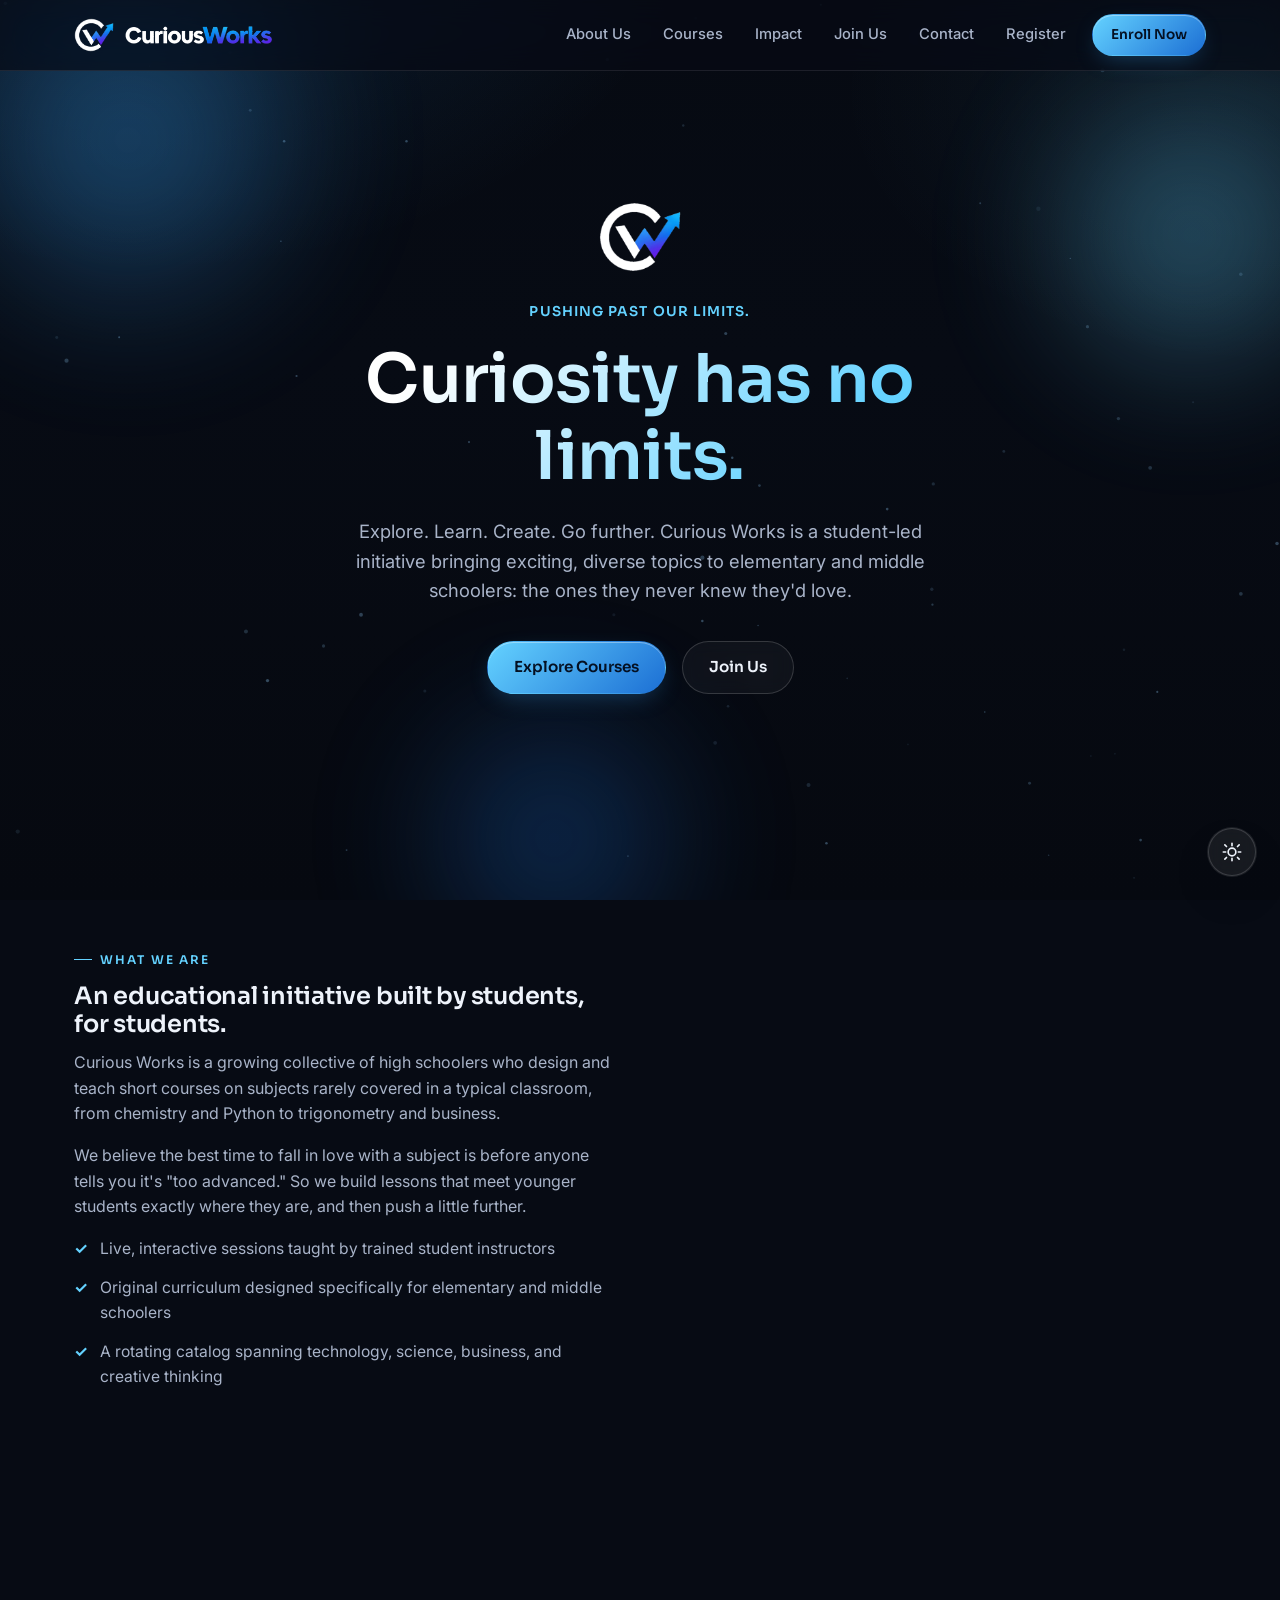
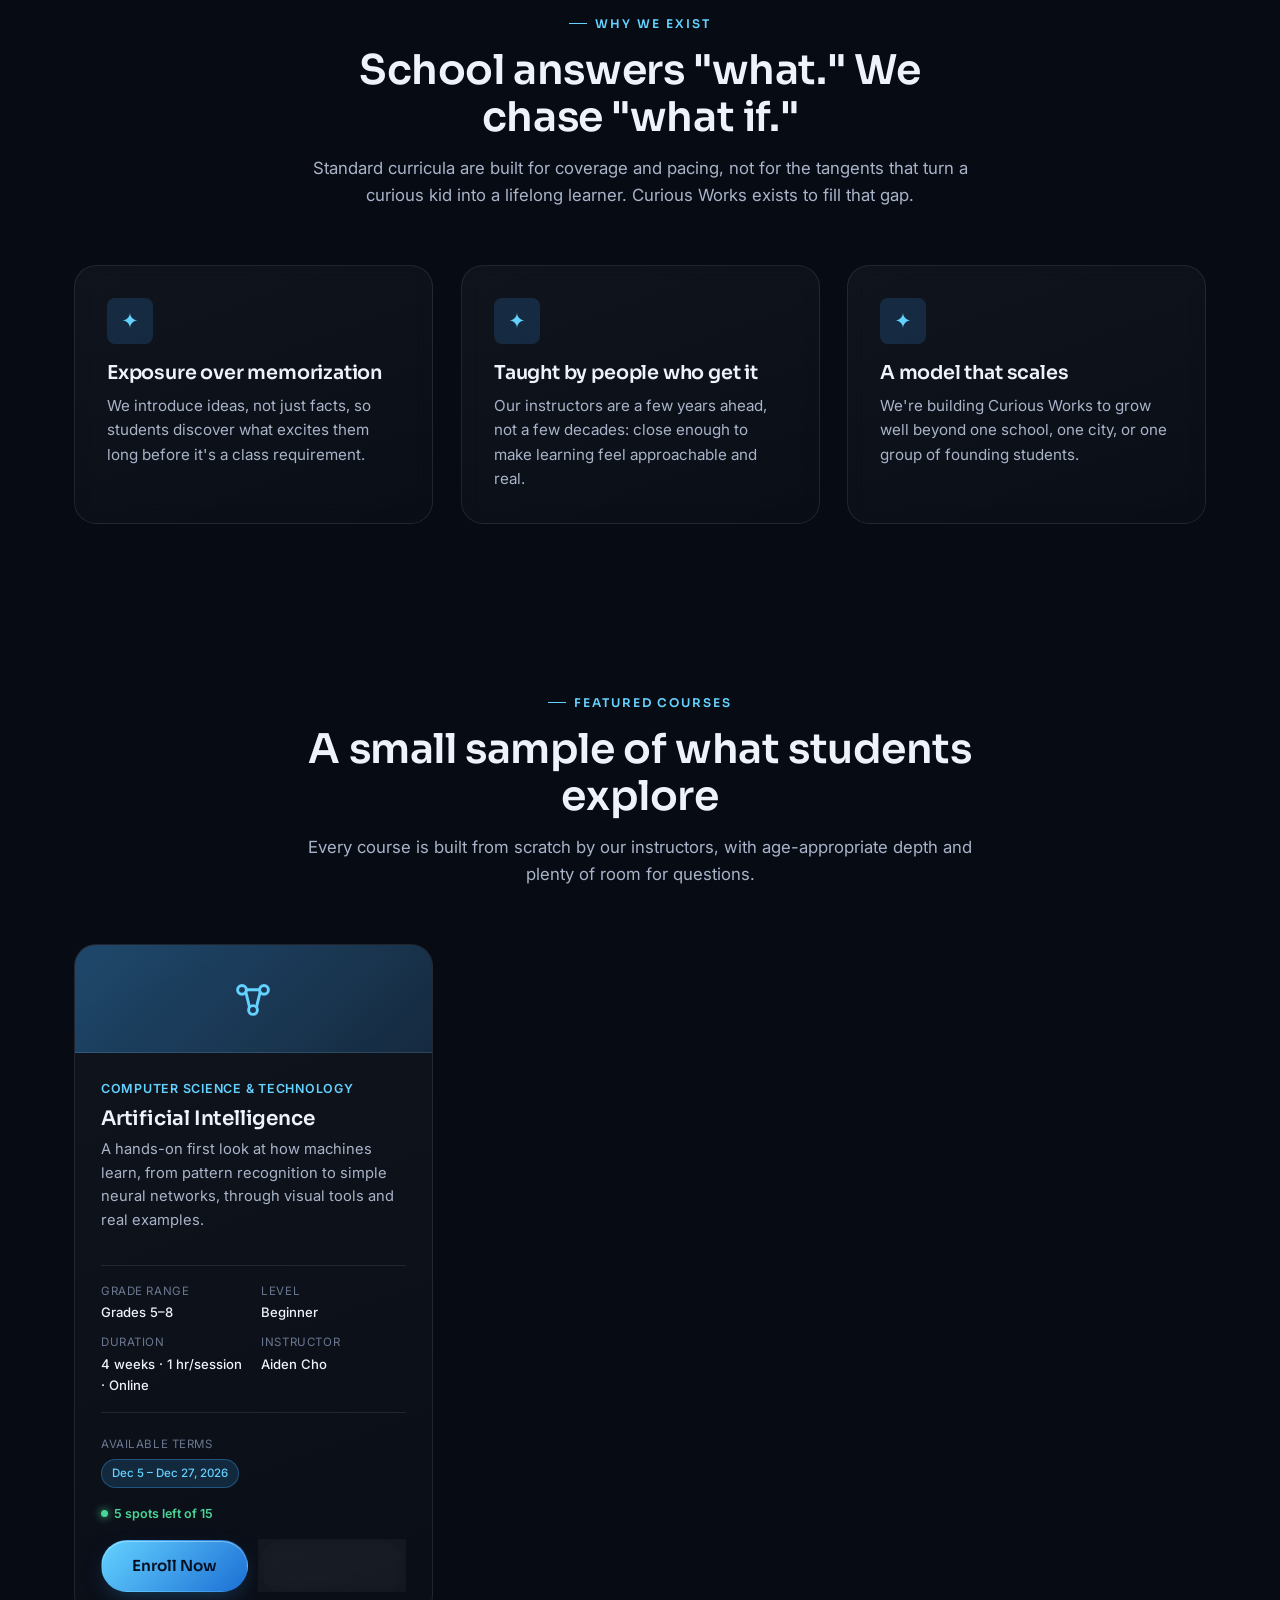
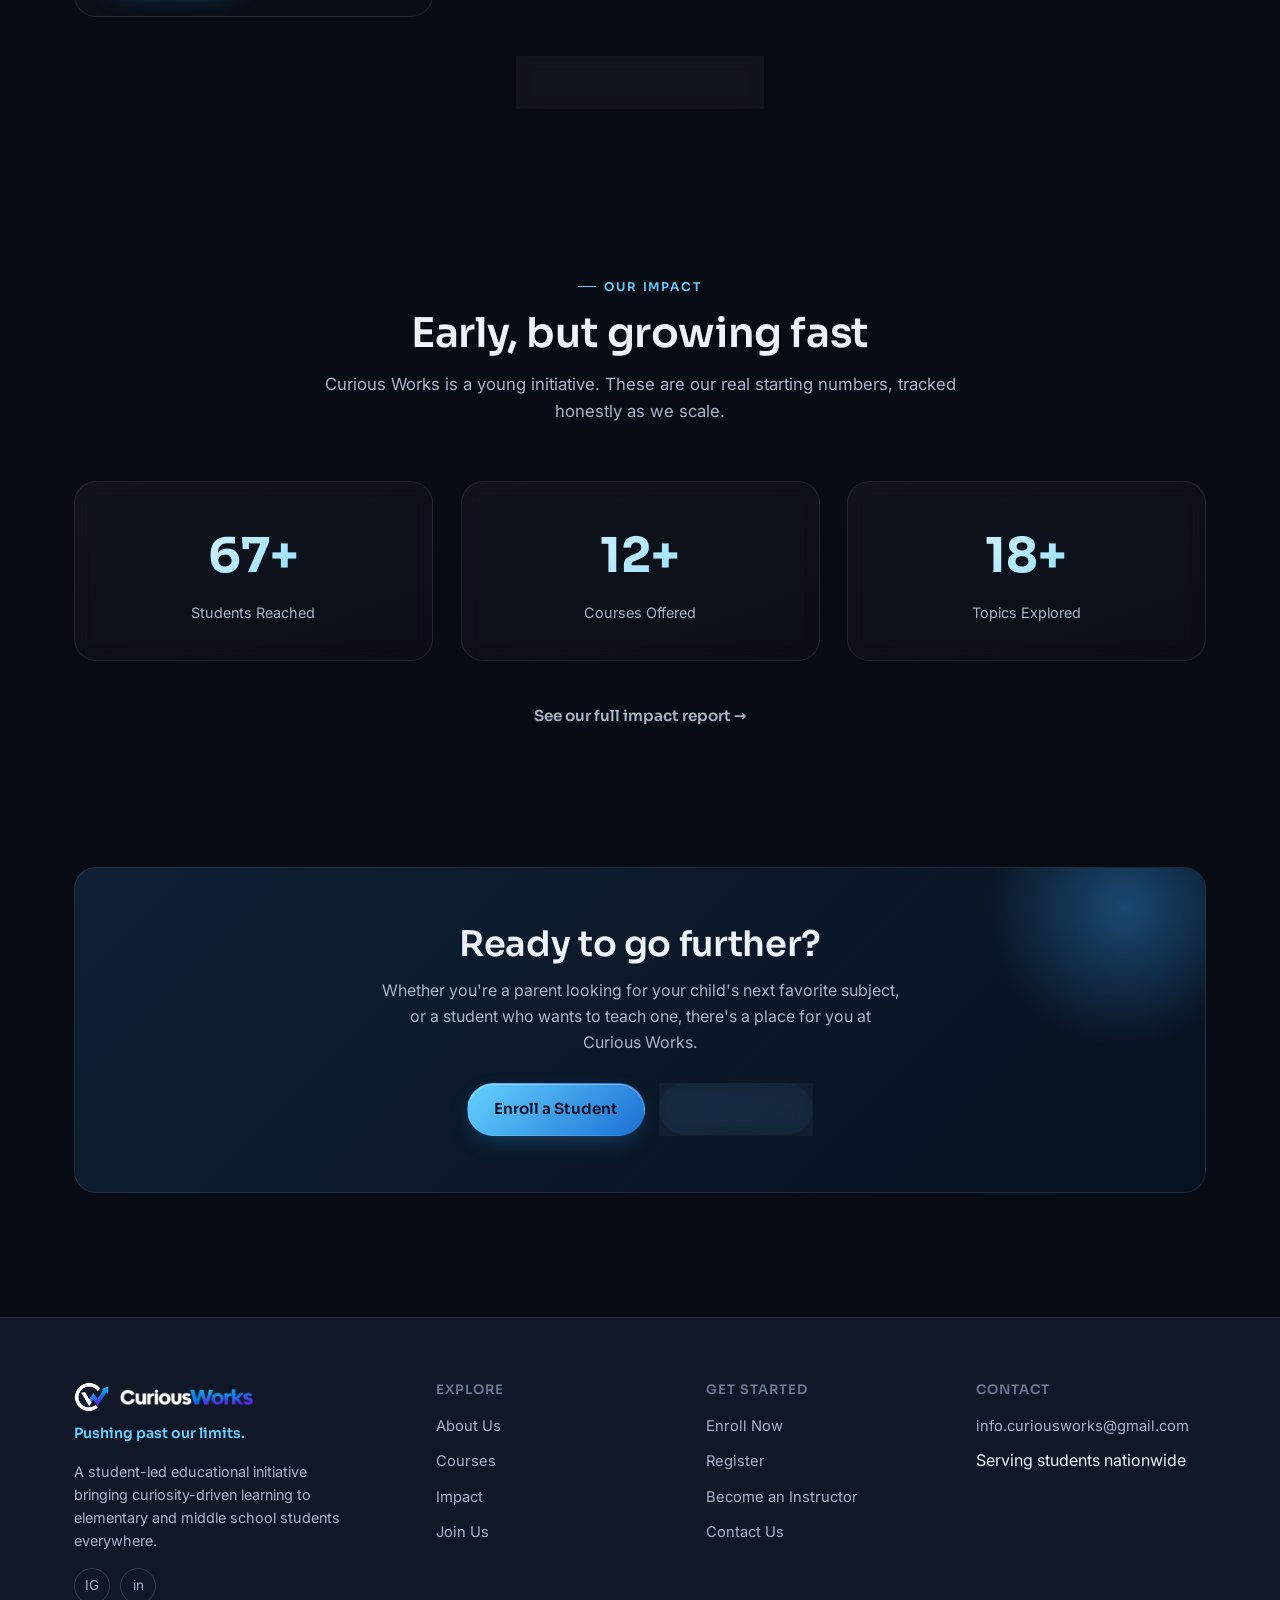
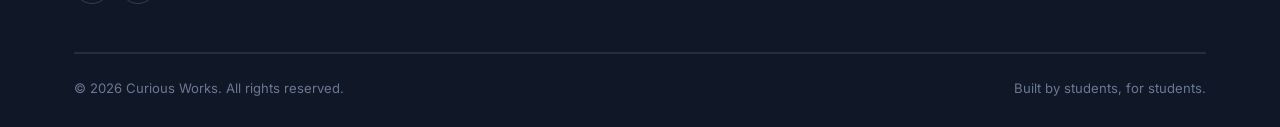
<file: index.html>
<!DOCTYPE html>
<html lang="en">
<head>
<meta charset="UTF-8">
<script>(function(){try{var t=localStorage.getItem('cw_theme')||'dark';document.documentElement.setAttribute('data-theme',t);}catch(e){}})();</script>
<meta name="viewport" content="width=device-width, initial-scale=1.0">
<title>Curious Works | Curiosity Has No Limits</title>
<meta name="description" content="Curious Works is a student-led educational initiative teaching elementary and middle school students about a wide variety of interesting and diverse topics.">
<link rel="icon" type="image/png" href="assets/logo-mark.png">
<link rel="preconnect" href="https://fonts.googleapis.com">
<link rel="preconnect" href="https://fonts.gstatic.com" crossorigin>
<link href="https://fonts.googleapis.com/css2?family=Inter:wght@400;500;600;700&family=Sora:wght@500;600;700;800&display=swap" rel="stylesheet">
<link rel="stylesheet" href="css/style.css">
</head>
<body data-page="home">

<header class="site-header" id="site-header"></header>

<main>

  <!-- HERO -->
  <section class="hero">
    <div class="container hero-inner">
      <img src="assets/logo-mark.png" alt="Curious Works" class="hero-logo">
      <div class="hero-tagline">Pushing past our limits.</div>
      <h1>Curiosity has no limits.</h1>
      <p class="hero-sub">Explore. Learn. Create. Go further. Curious Works is a student-led initiative bringing exciting, diverse topics to elementary and middle schoolers: the ones they never knew they'd love.</p>
      <div class="hero-actions">
        <a href="courses.html" class="btn btn-primary">Explore Courses</a>
        <a href="join.html" class="btn btn-secondary">Join Us</a>
      </div>
    </div>
  </section>

  <!-- WHAT CURIOUS WORKS IS -->
  <section class="section">
    <div class="container">
      <div class="two-col">
        <div class="reveal from-left">
          <div class="eyebrow">What We Are</div>
          <h2>An educational initiative built by students, for students.</h2>
          <p>Curious Works is a growing collective of high schoolers who design and teach short courses on subjects rarely covered in a typical classroom, from chemistry and Python to trigonometry and business.</p>
          <p>We believe the best time to fall in love with a subject is before anyone tells you it's "too advanced." So we build lessons that meet younger students exactly where they are, and then push a little further.</p>
          <ul class="list-check">
            <li>Live, interactive sessions taught by trained student instructors</li>
            <li>Original curriculum designed specifically for elementary and middle schoolers</li>
            <li>A rotating catalog spanning technology, science, business, and creative thinking</li>
          </ul>
        </div>
        <div class="reveal from-right">
          <div class="grid grid-2">
            <div class="card">
              <div class="card-icon">01</div>
              <h3>Curiosity-first</h3>
              <p>Every course starts from a question worth asking, not a standard to check off.</p>
            </div>
            <div class="card">
              <div class="card-icon">02</div>
              <h3>Student-led</h3>
              <p>Designed and taught by high schoolers who remember what made them curious.</p>
            </div>
            <div class="card">
              <div class="card-icon">03</div>
              <h3>Wide-ranging</h3>
              <p>From chemistry to Python to calculus: topics chosen for range, not just relevance to a test.</p>
            </div>
            <div class="card">
              <div class="card-icon">04</div>
              <h3>Built to scale</h3>
              <p>A model designed to reach classrooms and families far beyond where we started.</p>
            </div>
          </div>
        </div>
      </div>
    </div>
  </section>

  <!-- WHY WE EXIST -->
  <section class="section section-tight">
    <div class="container">
      <div class="section-header reveal from-top">
        <div class="eyebrow">Why We Exist</div>
        <h2>School answers "what." We chase "what if."</h2>
        <p>Standard curricula are built for coverage and pacing, not for the tangents that turn a curious kid into a lifelong learner. Curious Works exists to fill that gap.</p>
      </div>
      <div class="grid grid-3">
        <div class="card reveal">
          <div class="card-icon">✦</div>
          <h3>Exposure over memorization</h3>
          <p>We introduce ideas, not just facts, so students discover what excites them long before it's a class requirement.</p>
        </div>
        <div class="card reveal">
          <div class="card-icon">✦</div>
          <h3>Taught by people who get it</h3>
          <p>Our instructors are a few years ahead, not a few decades: close enough to make learning feel approachable and real.</p>
        </div>
        <div class="card reveal">
          <div class="card-icon">✦</div>
          <h3>A model that scales</h3>
          <p>We're building Curious Works to grow well beyond one school, one city, or one group of founding students.</p>
        </div>
      </div>
    </div>
  </section>

  <!-- FEATURED COURSES -->
  <section class="section">
    <div class="container">
      <div class="section-header reveal from-top">
        <div class="eyebrow">Featured Courses</div>
        <h2>A small sample of what students explore</h2>
        <p>Every course is built from scratch by our instructors, with age-appropriate depth and plenty of room for questions.</p>
      </div>
      <div class="grid grid-3" id="featured-courses"></div>
      <div class="text-center" style="margin-top: 40px;">
        <a href="courses.html" class="btn btn-secondary">View Full Course Catalog</a>
      </div>
    </div>
  </section>

  <!-- IMPACT PREVIEW -->
  <section class="section section-tight">
    <div class="container">
      <div class="section-header reveal from-top">
        <div class="eyebrow">Our Impact</div>
        <h2>Early, but growing fast</h2>
        <p>Curious Works is a young initiative. These are our real starting numbers, tracked honestly as we scale.</p>
      </div>
      <div class="grid grid-3">
        <div class="card stat-card reveal">
          <div class="stat-number" data-count="80" data-suffix="+">0</div>
          <div class="stat-label">Students Reached</div>
        </div>
        <div class="card stat-card reveal">
          <div class="stat-number" data-count="14" data-suffix="+">0</div>
          <div class="stat-label">Courses Offered</div>
        </div>
        <div class="card stat-card reveal">
          <div class="stat-number" data-count="22" data-suffix="+">0</div>
          <div class="stat-label">Topics Explored</div>
        </div>
      </div>
      <div class="text-center" style="margin-top: 32px;">
        <a href="impact.html" class="btn btn-ghost">See our full impact report →</a>
      </div>
    </div>
  </section>

  <!-- CTA -->
  <section class="section section-tight">
    <div class="container">
      <div class="cta-banner reveal pop">
        <h2>Ready to go further?</h2>
        <p>Whether you're a parent looking for your child's next favorite subject, or a student who wants to teach one, there's a place for you at Curious Works.</p>
        <div class="cta-actions">
          <a href="enroll.html" class="btn btn-primary">Enroll a Student</a>
          <a href="join.html" class="btn btn-secondary">Get Involved</a>
        </div>
      </div>
    </div>
  </section>

</main>

<footer class="site-footer" id="site-footer"></footer>

<script src="js/courses-data.js"></script>
<script src="js/components.js"></script>
<script src="js/particles.js"></script>
<script src="js/forms.js"></script>
<script>
  document.addEventListener('DOMContentLoaded', function () {
    const wrap = document.getElementById('featured-courses');
    const featuredSlugs = ['biology', 'artificial-intelligence', 'introduction-to-business'];
    const featured = featuredSlugs.map(cwFindCourse).filter(Boolean);
    wrap.innerHTML = featured.map(function (c) { return cwCourseCardHTML(c); }).join('');
    cwInitScrollReveal();
    cwAnimateCounters();
  });
</script>
</body>
</html>
</file>
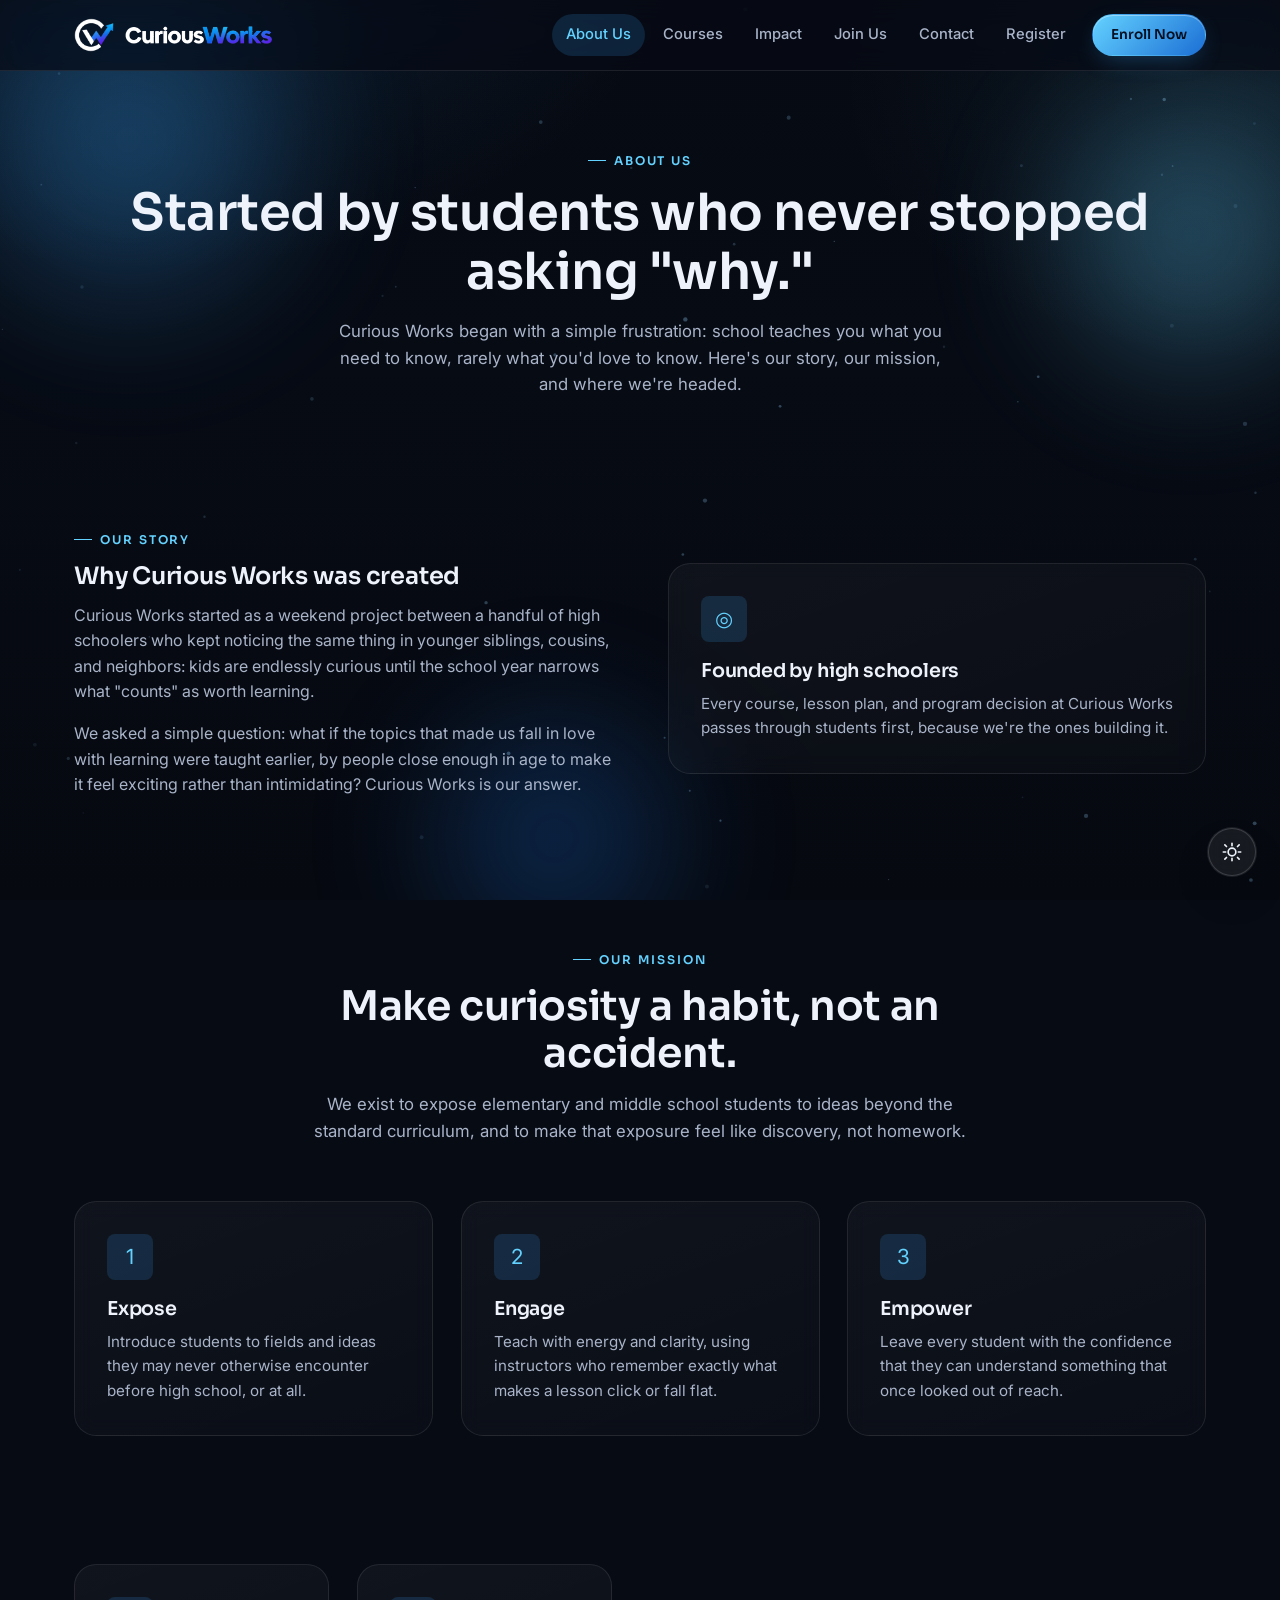
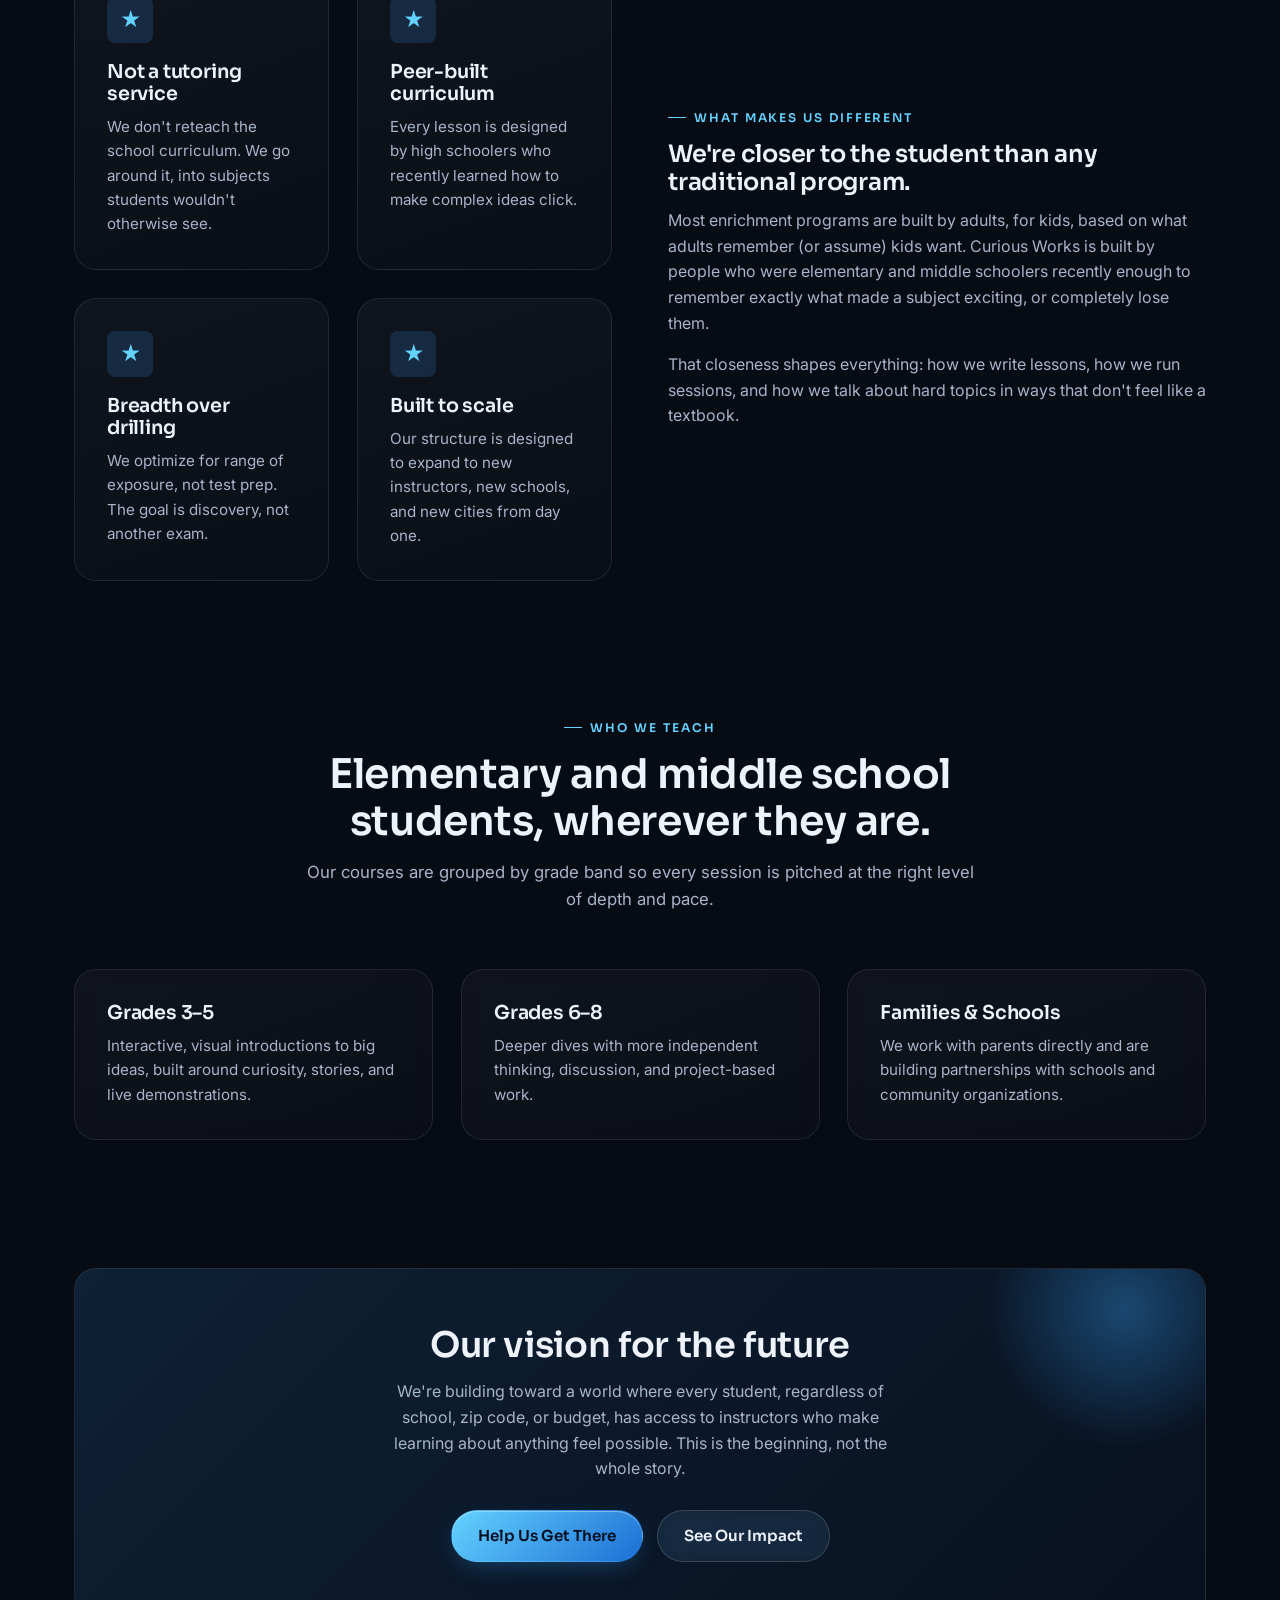
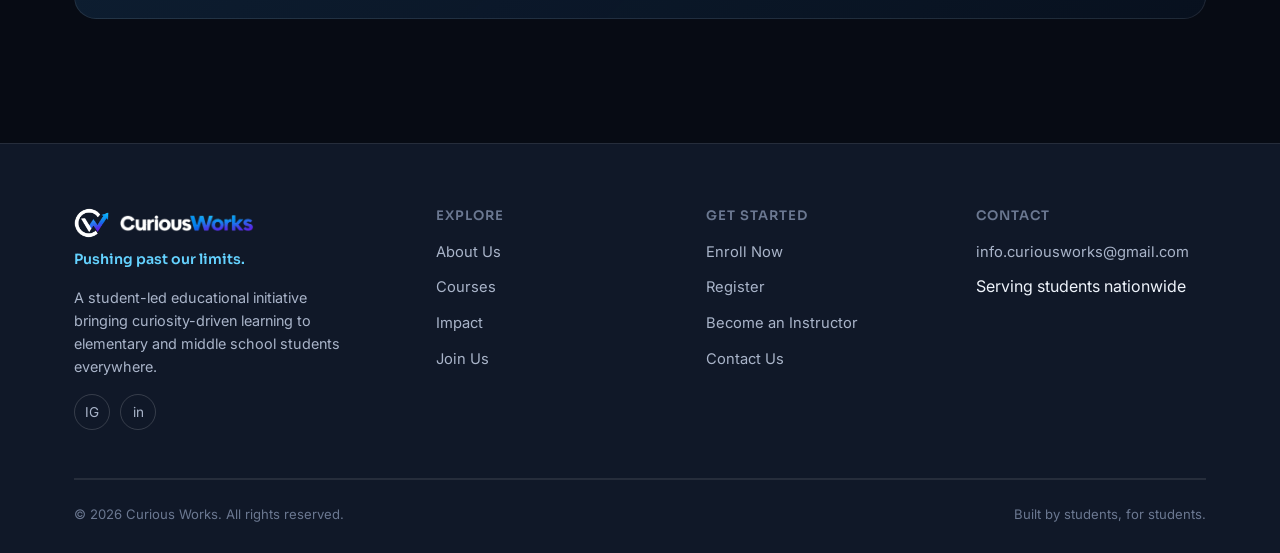
<file: about.html>
<!DOCTYPE html>
<html lang="en">
<head>
<meta charset="UTF-8">
<script>(function(){try{var t=localStorage.getItem('cw_theme')||'dark';document.documentElement.setAttribute('data-theme',t);}catch(e){}})();</script>
<meta name="viewport" content="width=device-width, initial-scale=1.0">
<title>About Us | Curious Works</title>
<meta name="description" content="Learn what Curious Works is, why it was created, our mission, and our vision for the future of curiosity-driven education.">
<link rel="icon" type="image/png" href="assets/logo-mark.png">
<link rel="preconnect" href="https://fonts.googleapis.com">
<link rel="preconnect" href="https://fonts.gstatic.com" crossorigin>
<link href="https://fonts.googleapis.com/css2?family=Inter:wght@400;500;600;700&family=Sora:wght@500;600;700;800&display=swap" rel="stylesheet">
<link rel="stylesheet" href="css/style.css">
</head>
<body data-page="about">

<header class="site-header" id="site-header"></header>

<main>

  <section class="page-hero">
    <div class="container">
      <div class="eyebrow">About Us</div>
      <h1>Started by students who never stopped asking "why."</h1>
      <p>Curious Works began with a simple frustration: school teaches you what you need to know, rarely what you'd love to know. Here's our story, our mission, and where we're headed.</p>
    </div>
  </section>

  <section class="section-tight">
    <div class="container">
      <div class="two-col">
        <div class="reveal from-left">
          <div class="eyebrow">Our Story</div>
          <h2>Why Curious Works was created</h2>
          <p>Curious Works started as a weekend project between a handful of high schoolers who kept noticing the same thing in younger siblings, cousins, and neighbors: kids are endlessly curious until the school year narrows what "counts" as worth learning.</p>
          <p>We asked a simple question: what if the topics that made us fall in love with learning were taught earlier, by people close enough in age to make it feel exciting rather than intimidating? Curious Works is our answer.</p>
        </div>
        <div class="card reveal from-right">
          <div class="card-icon">◎</div>
          <h3>Founded by high schoolers</h3>
          <p>Every course, lesson plan, and program decision at Curious Works passes through students first, because we're the ones building it.</p>
        </div>
      </div>
    </div>
  </section>

  <section class="section-tight">
    <div class="container">
      <div class="section-header reveal from-top">
        <div class="eyebrow">Our Mission</div>
        <h2>Make curiosity a habit, not an accident.</h2>
        <p>We exist to expose elementary and middle school students to ideas beyond the standard curriculum, and to make that exposure feel like discovery, not homework.</p>
      </div>
      <div class="grid grid-3">
        <div class="card reveal">
          <div class="card-icon">1</div>
          <h3>Expose</h3>
          <p>Introduce students to fields and ideas they may never otherwise encounter before high school, or at all.</p>
        </div>
        <div class="card reveal">
          <div class="card-icon">2</div>
          <h3>Engage</h3>
          <p>Teach with energy and clarity, using instructors who remember exactly what makes a lesson click or fall flat.</p>
        </div>
        <div class="card reveal">
          <div class="card-icon">3</div>
          <h3>Empower</h3>
          <p>Leave every student with the confidence that they can understand something that once looked out of reach.</p>
        </div>
      </div>
    </div>
  </section>

  <section class="section-tight">
    <div class="container">
      <div class="two-col">
        <div class="grid grid-2 reveal from-left">
          <div class="card">
            <div class="card-icon">★</div>
            <h3>Not a tutoring service</h3>
            <p>We don't reteach the school curriculum. We go around it, into subjects students wouldn't otherwise see.</p>
          </div>
          <div class="card">
            <div class="card-icon">★</div>
            <h3>Peer-built curriculum</h3>
            <p>Every lesson is designed by high schoolers who recently learned how to make complex ideas click.</p>
          </div>
          <div class="card">
            <div class="card-icon">★</div>
            <h3>Breadth over drilling</h3>
            <p>We optimize for range of exposure, not test prep. The goal is discovery, not another exam.</p>
          </div>
          <div class="card">
            <div class="card-icon">★</div>
            <h3>Built to scale</h3>
            <p>Our structure is designed to expand to new instructors, new schools, and new cities from day one.</p>
          </div>
        </div>
        <div class="reveal from-right">
          <div class="eyebrow">What Makes Us Different</div>
          <h2>We're closer to the student than any traditional program.</h2>
          <p>Most enrichment programs are built by adults, for kids, based on what adults remember (or assume) kids want. Curious Works is built by people who were elementary and middle schoolers recently enough to remember exactly what made a subject exciting, or completely lose them.</p>
          <p>That closeness shapes everything: how we write lessons, how we run sessions, and how we talk about hard topics in ways that don't feel like a textbook.</p>
        </div>
      </div>
    </div>
  </section>

  <section class="section-tight">
    <div class="container">
      <div class="section-header reveal from-top">
        <div class="eyebrow">Who We Teach</div>
        <h2>Elementary and middle school students, wherever they are.</h2>
        <p>Our courses are grouped by grade band so every session is pitched at the right level of depth and pace.</p>
      </div>
      <div class="grid grid-3">
        <div class="card reveal">
          <h3>Grades 3–5</h3>
          <p>Interactive, visual introductions to big ideas, built around curiosity, stories, and live demonstrations.</p>
        </div>
        <div class="card reveal">
          <h3>Grades 6–8</h3>
          <p>Deeper dives with more independent thinking, discussion, and project-based work.</p>
        </div>
        <div class="card reveal">
          <h3>Families &amp; Schools</h3>
          <p>We work with parents directly and are building partnerships with schools and community organizations.</p>
        </div>
      </div>
    </div>
  </section>

  <section class="section-tight">
    <div class="container">
      <div class="cta-banner reveal pop">
        <h2>Our vision for the future</h2>
        <p>We're building toward a world where every student, regardless of school, zip code, or budget, has access to instructors who make learning about anything feel possible. This is the beginning, not the whole story.</p>
        <div class="cta-actions">
          <a href="join.html" class="btn btn-primary">Help Us Get There</a>
          <a href="impact.html" class="btn btn-secondary">See Our Impact</a>
        </div>
      </div>
    </div>
  </section>

</main>

<footer class="site-footer" id="site-footer"></footer>

<script src="js/components.js"></script>
<script src="js/particles.js"></script>
<script src="js/forms.js"></script>
</body>
</html>
</file>
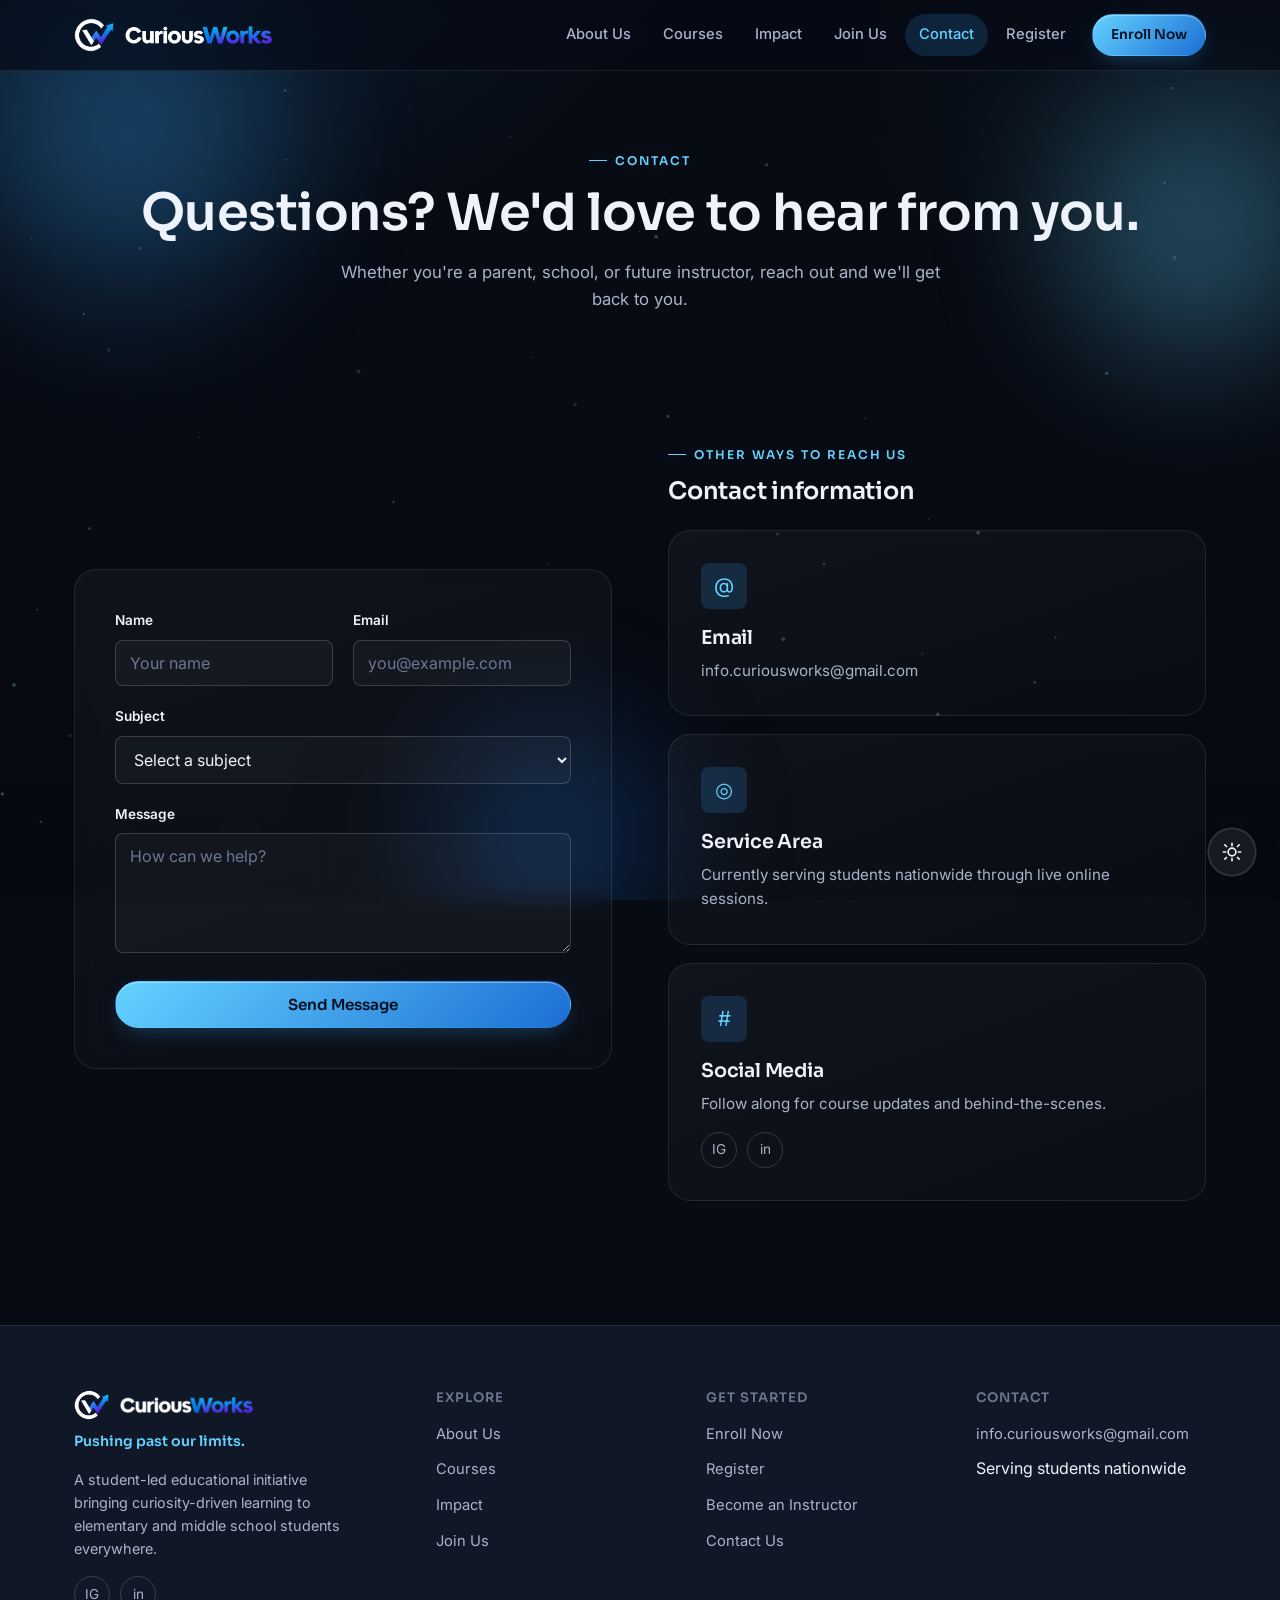
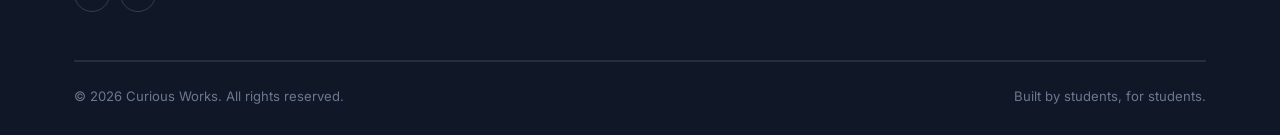
<file: contact.html>
<!DOCTYPE html>
<html lang="en">
<head>
<meta charset="UTF-8">
<script>(function(){try{var t=localStorage.getItem('cw_theme')||'dark';document.documentElement.setAttribute('data-theme',t);}catch(e){}})();</script>
<meta name="viewport" content="width=device-width, initial-scale=1.0">
<title>Contact | Curious Works</title>
<meta name="description" content="Get in touch with the Curious Works team: questions, partnerships, or general inquiries.">
<link rel="icon" type="image/png" href="assets/logo-mark.png">
<link rel="preconnect" href="https://fonts.googleapis.com">
<link rel="preconnect" href="https://fonts.gstatic.com" crossorigin>
<link href="https://fonts.googleapis.com/css2?family=Inter:wght@400;500;600;700&family=Sora:wght@500;600;700;800&display=swap" rel="stylesheet">
<link rel="stylesheet" href="css/style.css">
</head>
<body data-page="contact">

<header class="site-header" id="site-header"></header>

<main>

  <section class="page-hero">
    <div class="container">
      <div class="eyebrow">Contact</div>
      <h1>Questions? We'd love to hear from you.</h1>
      <p>Whether you're a parent, school, or future instructor, reach out and we'll get back to you.</p>
    </div>
  </section>

  <section class="section-tight">
    <div class="container">
      <div class="two-col">

        <div class="form-card reveal from-left">
          <form id="contact-form" novalidate>
            <div class="form-row">
              <div class="field">
                <label for="contact-name">Name</label>
                <input type="text" id="contact-name" name="name" placeholder="Your name" required>
              </div>
              <div class="field">
                <label for="contact-email">Email</label>
                <input type="email" id="contact-email" name="_replyto" placeholder="you@example.com" required>
              </div>
            </div>

            <div class="field">
              <label for="contact-subject">Subject</label>
              <select id="contact-subject" name="subject" required>
                <option value="" disabled selected>Select a subject</option>
                <option>General Inquiry</option>
                <option>Enrollment Question</option>
                <option>Instructor / Volunteer</option>
                <option>School or Community Partnership</option>
                <option>Press or Media</option>
                <option>Other</option>
              </select>
            </div>

            <div class="field">
              <label for="contact-message">Message</label>
              <textarea id="contact-message" name="message" placeholder="How can we help?" required></textarea>
            </div>

            <input type="hidden" name="_subject" value="New Curious Works Contact Message">
            <button type="submit" class="btn btn-primary btn-block">Send Message</button>
          </form>

          <div class="confirm-panel hidden" id="contact-confirm">
            <div class="confirm-icon">✓</div>
            <h3>Message sent!</h3>
            <p>Thanks for reaching out! We typically respond within 2–3 business days.</p>
          </div>
        </div>

        <div class="reveal from-right">
          <div class="eyebrow">Other Ways to Reach Us</div>
          <h2>Contact information</h2>
          <div class="grid" style="gap: 18px; margin-top: 24px;">
            <div class="card">
              <div class="card-icon">@</div>
              <h3>Email</h3>
              <p>info.curiousworks@gmail.com</p>
            </div>
            <div class="card">
              <div class="card-icon">◎</div>
              <h3>Service Area</h3>
              <p>Currently serving students nationwide through live online sessions.</p>
            </div>
            <div class="card">
              <div class="card-icon">#</div>
              <h3>Social Media</h3>
              <p style="margin-bottom: 4px;">Follow along for course updates and behind-the-scenes.</p>
              <div class="social-row">
                <a class="social-icon" href="https://www.instagram.com/curiousworks_/" target="_blank" rel="noopener" aria-label="Instagram">IG</a>
                <a class="social-icon" href="#" aria-label="LinkedIn (placeholder)">in</a>
              </div>
            </div>
          </div>
        </div>

      </div>
    </div>
  </section>

</main>

<footer class="site-footer" id="site-footer"></footer>

<script src="js/components.js"></script>
<script src="js/particles.js"></script>
<script src="js/forms.js"></script>
<script>
  document.addEventListener('DOMContentLoaded', function () {
    cwHandleForm('#contact-form', '#contact-confirm', { endpoint: 'https://formspree.io/f/mzezezry' });
  });
</script>
</body>
</html>
</file>
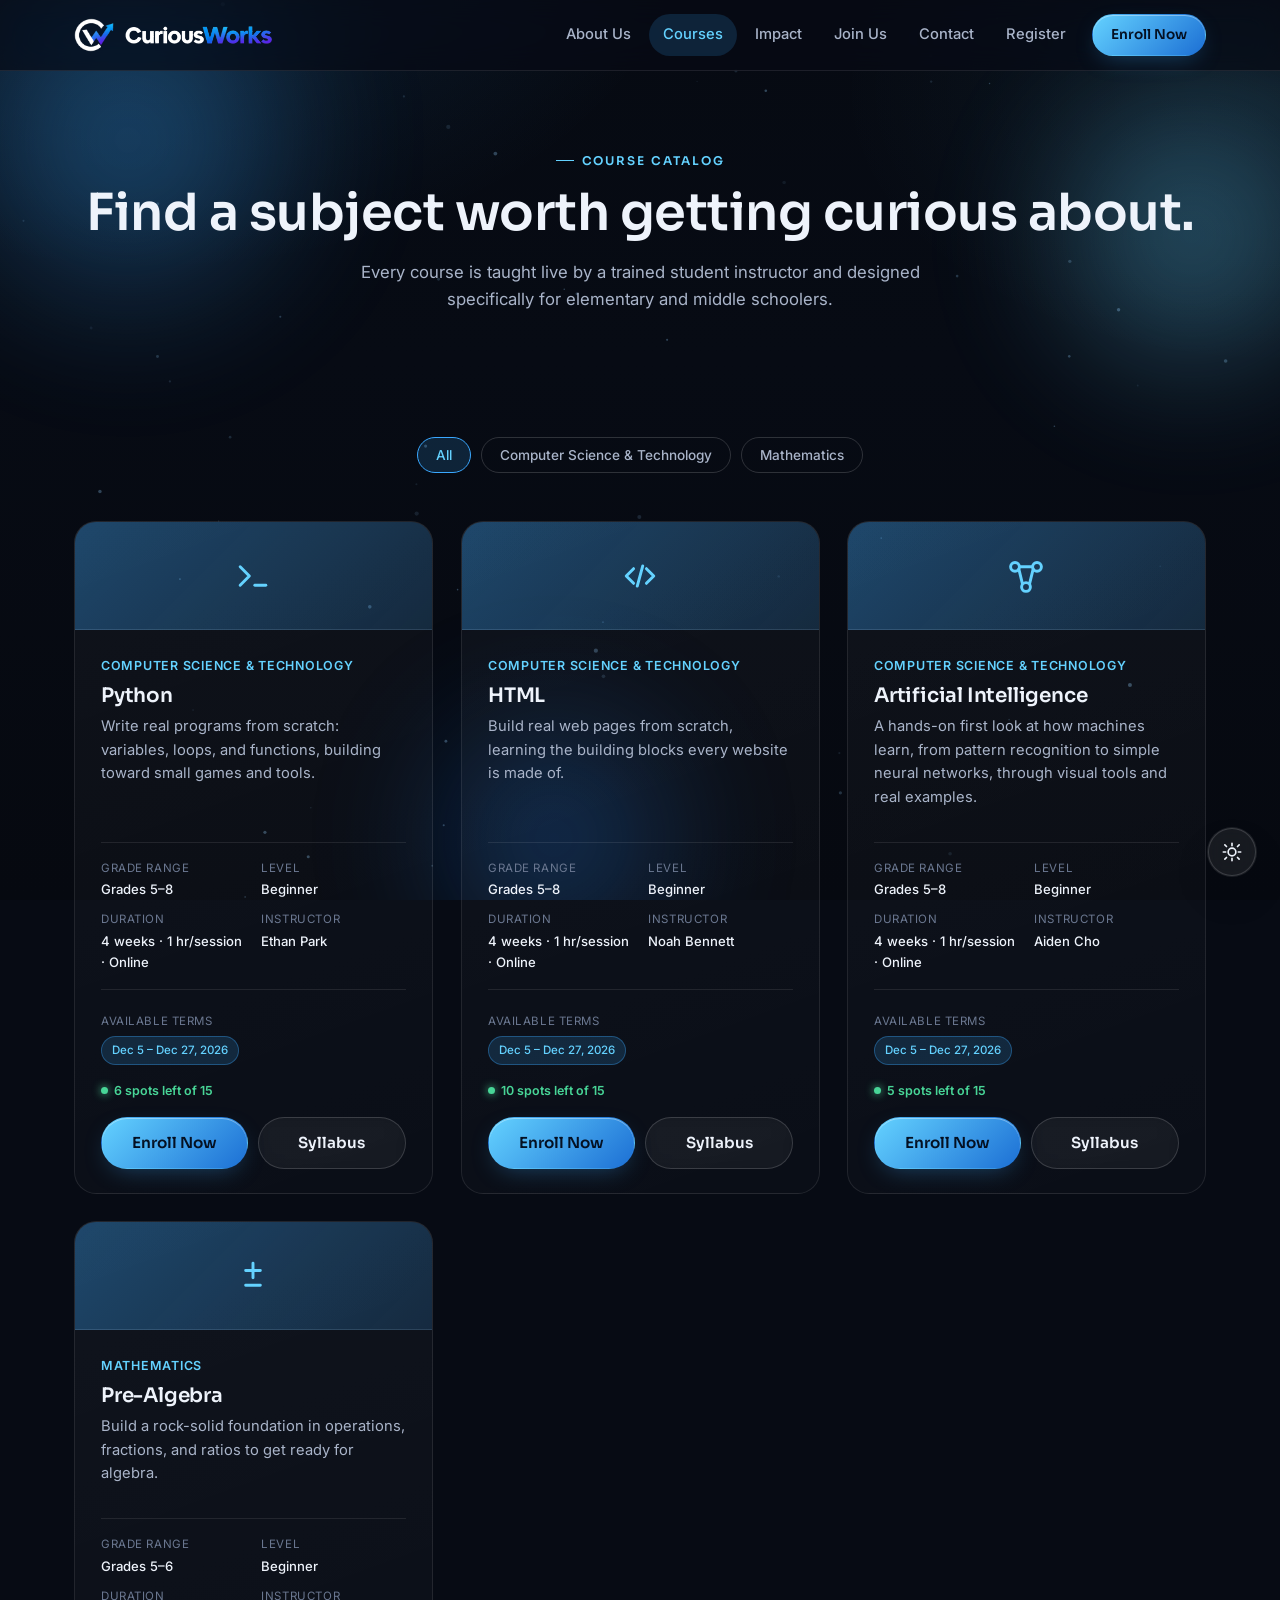
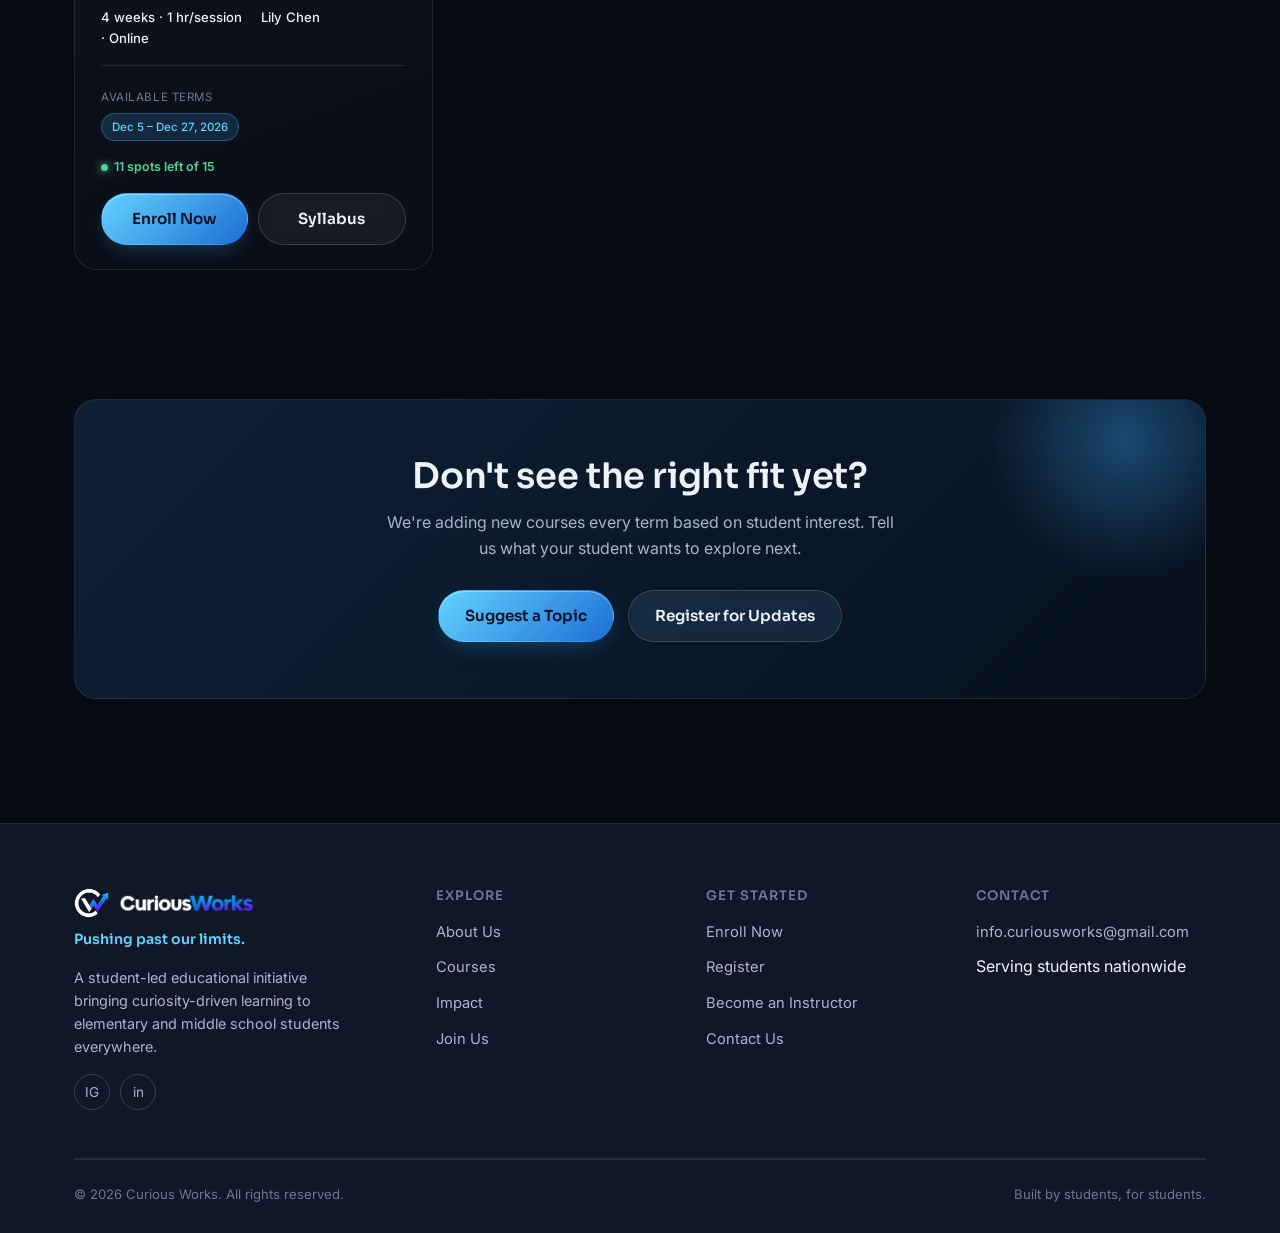
<file: courses.html>
<!DOCTYPE html>
<html lang="en">
<head>
<meta charset="UTF-8">
<script>(function(){try{var t=localStorage.getItem('cw_theme')||'dark';document.documentElement.setAttribute('data-theme',t);}catch(e){}})();</script>
<meta name="viewport" content="width=device-width, initial-scale=1.0">
<title>Courses | Curious Works</title>
<meta name="description" content="Browse the Curious Works course catalog, from biology and Python to algebra and business, and enroll a student today.">
<link rel="icon" type="image/png" href="assets/logo-mark.png">
<link rel="preconnect" href="https://fonts.googleapis.com">
<link rel="preconnect" href="https://fonts.gstatic.com" crossorigin>
<link href="https://fonts.googleapis.com/css2?family=Inter:wght@400;500;600;700&family=Sora:wght@500;600;700;800&display=swap" rel="stylesheet">
<link rel="stylesheet" href="css/style.css">
</head>
<body data-page="courses">

<header class="site-header" id="site-header"></header>

<main>

  <section class="page-hero">
    <div class="container">
      <div class="eyebrow">Course Catalog</div>
      <h1>Find a subject worth getting curious about.</h1>
      <p>Every course is taught live by a trained student instructor and designed specifically for elementary and middle schoolers.</p>
    </div>
  </section>

  <section class="section-tight">
    <div class="container">
      <div class="filter-bar" id="filter-bar"></div>
      <div class="grid grid-3" id="course-grid"></div>
    </div>
  </section>

  <section class="section-tight">
    <div class="container">
      <div class="cta-banner reveal pop">
        <h2>Don't see the right fit yet?</h2>
        <p>We're adding new courses every term based on student interest. Tell us what your student wants to explore next.</p>
        <div class="cta-actions">
          <a href="contact.html" class="btn btn-primary">Suggest a Topic</a>
          <a href="register.html" class="btn btn-secondary">Register for Updates</a>
        </div>
      </div>
    </div>
  </section>

</main>

<footer class="site-footer" id="site-footer"></footer>

<script src="js/courses-data.js"></script>
<script src="js/components.js"></script>
<script src="js/particles.js"></script>
<script src="js/forms.js"></script>
<script>
  document.addEventListener('DOMContentLoaded', function () {
    const grid = document.getElementById('course-grid');
    const filterBar = document.getElementById('filter-bar');
    const fields = ['All'].concat(Array.from(new Set(CW_COURSES.map(function (c) { return c.field; }))));

    function renderGrid(filter) {
      const list = filter === 'All' ? CW_COURSES : CW_COURSES.filter(function (c) { return c.field === filter; });
      grid.innerHTML = list.map(function (c) { return cwCourseCardHTML(c); }).join('');
      cwInitScrollReveal();
    }

    filterBar.innerHTML = fields.map(function (f, i) {
      return '<button class="filter-chip' + (i === 0 ? ' active' : '') + '" data-field="' + f + '">' + f + '</button>';
    }).join('');

    filterBar.querySelectorAll('.filter-chip').forEach(function (chip) {
      chip.addEventListener('click', function () {
        filterBar.querySelectorAll('.filter-chip').forEach(function (c) { c.classList.remove('active'); });
        chip.classList.add('active');
        renderGrid(chip.getAttribute('data-field'));
      });
    });

    renderGrid('All');
  });
</script>
</body>
</html>
</file>
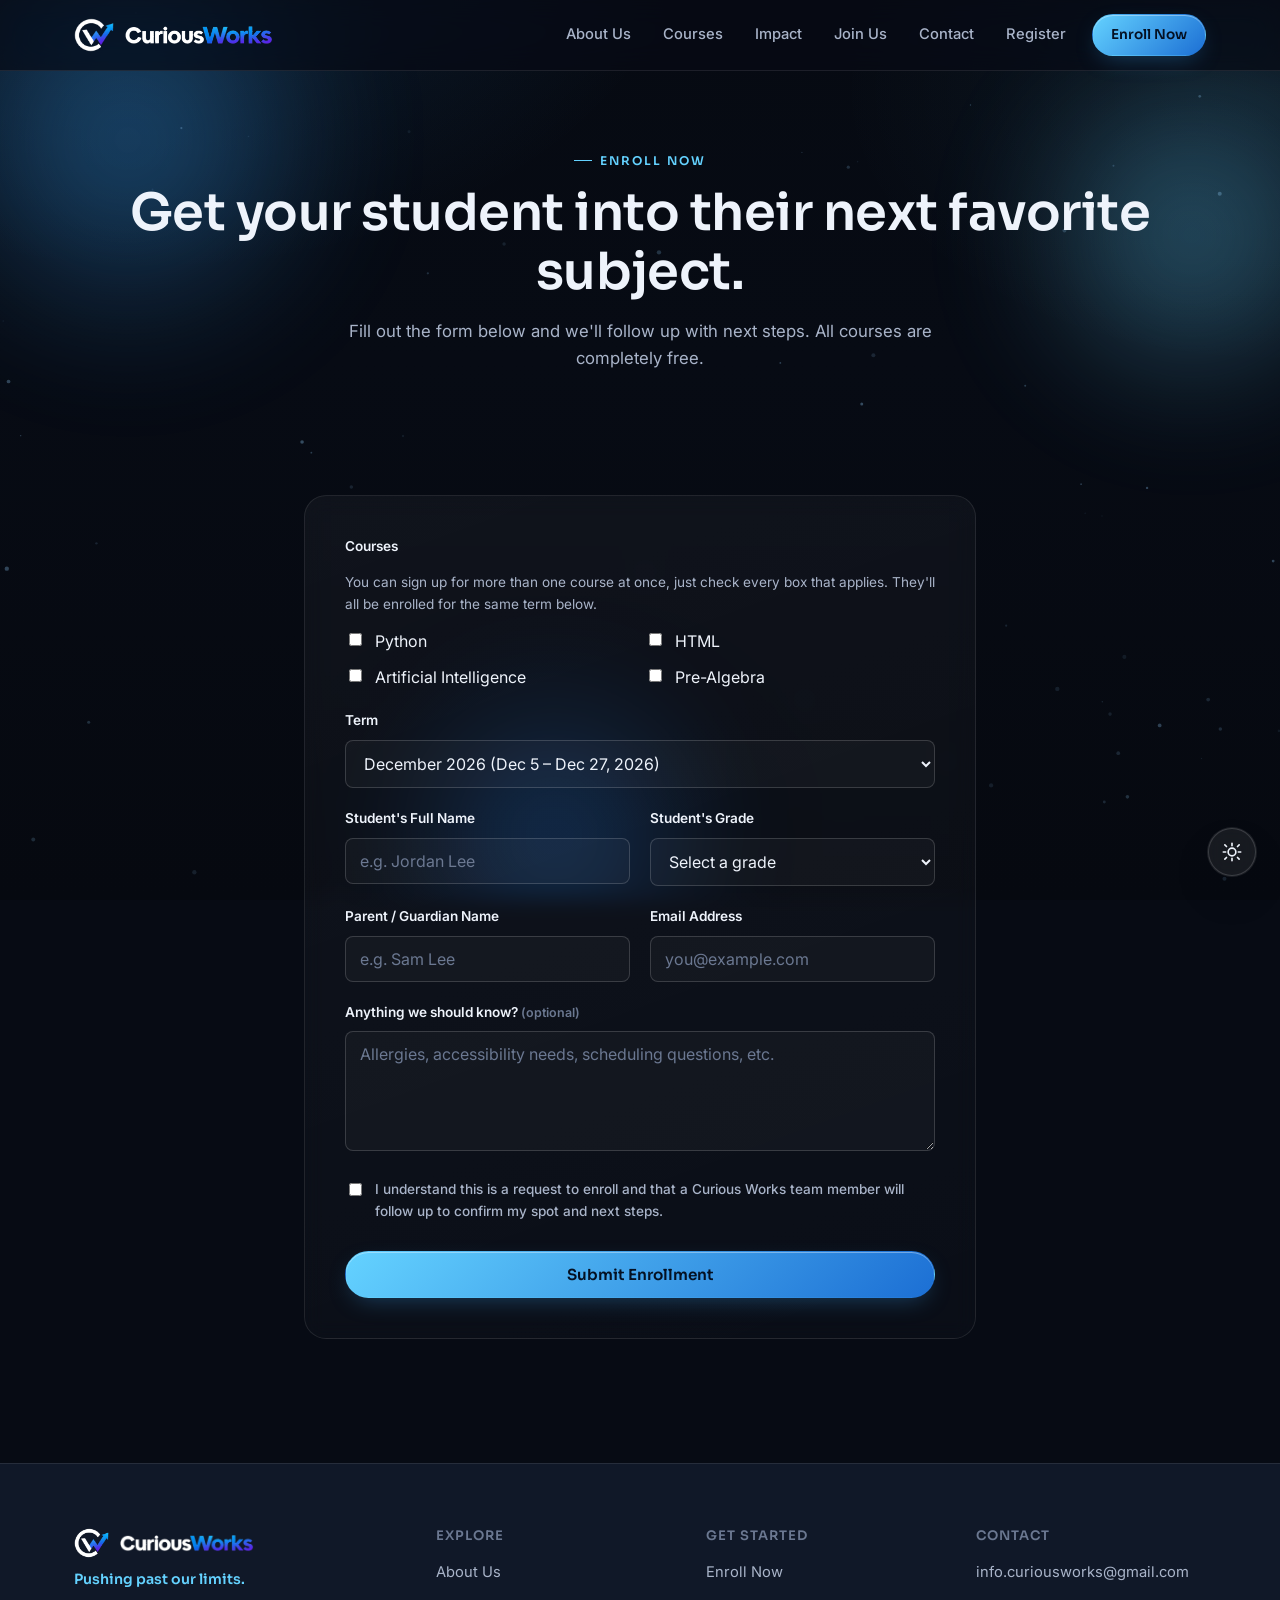
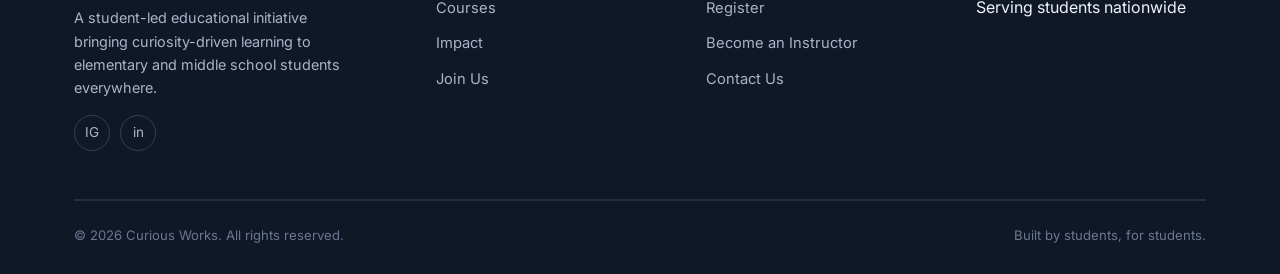
<file: enroll.html>
<!DOCTYPE html>
<html lang="en">
<head>
<meta charset="UTF-8">
<script>(function(){try{var t=localStorage.getItem('cw_theme')||'dark';document.documentElement.setAttribute('data-theme',t);}catch(e){}})();</script>
<meta name="viewport" content="width=device-width, initial-scale=1.0">
<title>Enroll Now | Curious Works</title>
<meta name="description" content="Enroll your student in a Curious Works course in just a few minutes.">
<link rel="icon" type="image/png" href="assets/logo-mark.png">
<link rel="preconnect" href="https://fonts.googleapis.com">
<link rel="preconnect" href="https://fonts.gstatic.com" crossorigin>
<link href="https://fonts.googleapis.com/css2?family=Inter:wght@400;500;600;700&family=Sora:wght@500;600;700;800&display=swap" rel="stylesheet">
<link rel="stylesheet" href="css/style.css">
</head>
<body data-page="enroll">

<header class="site-header" id="site-header"></header>

<main>

  <section class="page-hero">
    <div class="container">
      <div class="eyebrow">Enroll Now</div>
      <h1>Get your student into their next favorite subject.</h1>
      <p>Fill out the form below and we'll follow up with next steps. All courses are completely free.</p>
    </div>
  </section>

  <section class="section-tight">
    <div class="container" style="max-width: 720px;">

      <div class="summary-box" id="course-summary" style="display:none;">
        <div>
          <div class="course-title" id="summary-title"></div>
          <div class="course-sub" id="summary-sub"></div>
        </div>
        <a href="courses.html" class="btn btn-ghost btn-sm">Browse Courses</a>
      </div>

      <div class="form-card reveal fade-only">

        <form id="enroll-form" novalidate>
          <fieldset>
            <legend>Courses</legend>
            <p style="font-size: 0.85rem; color: var(--text-dim); margin: 4px 0 14px;">You can sign up for more than one course at once, just check every box that applies. They'll all be enrolled for the same term below.</p>
            <div class="checkbox-grid" id="course-checkbox-grid"></div>
          </fieldset>

          <div class="field">
            <label for="term-select">Term</label>
            <select id="term-select" name="term" required></select>
          </div>

          <div class="form-row">
            <div class="field">
              <label for="student-name">Student's Full Name</label>
              <input type="text" id="student-name" name="studentName" placeholder="e.g. Jordan Lee" required>
            </div>
            <div class="field">
              <label for="student-grade">Student's Grade</label>
              <select id="student-grade" name="studentGrade" required>
                <option value="" disabled selected>Select a grade</option>
                <option value="3rd Grade">3rd Grade</option>
                <option value="4th Grade">4th Grade</option>
                <option value="5th Grade">5th Grade</option>
                <option value="6th Grade">6th Grade</option>
                <option value="7th Grade">7th Grade</option>
                <option value="8th Grade">8th Grade</option>
              </select>
            </div>
          </div>

          <div class="form-row">
            <div class="field">
              <label for="parent-name">Parent / Guardian Name</label>
              <input type="text" id="parent-name" name="parentName" placeholder="e.g. Sam Lee" required>
            </div>
            <div class="field">
              <label for="parent-email">Email Address</label>
              <input type="email" id="parent-email" name="_replyto" placeholder="you@example.com" required>
            </div>
          </div>

          <div class="field">
            <label for="enroll-notes">Anything we should know? <span class="hint" style="display:inline;">(optional)</span></label>
            <textarea id="enroll-notes" name="notes" placeholder="Allergies, accessibility needs, scheduling questions, etc."></textarea>
          </div>

          <div class="field checkbox-field">
            <input type="checkbox" id="enroll-consent" name="consent" required>
            <label for="enroll-consent">I understand this is a request to enroll and that a Curious Works team member will follow up to confirm my spot and next steps.</label>
          </div>

          <input type="hidden" name="_subject" value="New Curious Works Enrollment">
          <button type="submit" class="btn btn-primary btn-block" style="margin-top: 8px;">Submit Enrollment</button>
        </form>

        <div class="confirm-panel hidden" id="enroll-confirm">
          <div class="confirm-icon">✓</div>
          <h3>You're on the list!</h3>
          <p id="enroll-confirm-detail">Thanks for enrolling! We've received your request and will email you within 2–3 business days to confirm scheduling. Courses are completely free.</p>
          <a href="courses.html" class="btn btn-secondary">Browse More Courses</a>
        </div>

      </div>
    </div>
  </section>

</main>

<footer class="site-footer" id="site-footer"></footer>

<script src="js/courses-data.js"></script>
<script src="js/components.js"></script>
<script src="js/particles.js"></script>
<script src="js/forms.js"></script>
<script>
  document.addEventListener('DOMContentLoaded', function () {
    const grid = document.getElementById('course-checkbox-grid');
    grid.innerHTML = CW_COURSES.map(function (c) {
      return '<label class="checkbox-field"><input type="checkbox" name="course" value="' + c.slug + '"><span>' + c.title + '</span></label>';
    }).join('');

    const termSelect = document.getElementById('term-select');
    termSelect.innerHTML = CW_TERMS.map(function (t) {
      return '<option value="' + t.key + '">' + t.label + ' (' + t.range + ')</option>';
    }).join('');

    const params = new URLSearchParams(window.location.search);
    const preselect = params.get('course');
    const course = preselect ? cwFindCourse(preselect) : null;
    if (course) {
      const box = grid.querySelector('input[value="' + course.slug + '"]');
      if (box) box.checked = true;
    }

    function updateSummary() {
      const checked = Array.from(grid.querySelectorAll('input:checked'));
      const summaryBox = document.getElementById('course-summary');
      if (!checked.length) {
        summaryBox.style.display = 'none';
        return;
      }
      const selected = checked.map(function (box) { return cwFindCourse(box.value); }).filter(Boolean);
      summaryBox.style.display = 'flex';
      document.getElementById('summary-title').textContent = selected.map(function (c) { return c.title; }).join(', ');
      document.getElementById('summary-sub').textContent = selected.length === 1
        ? selected[0].ageRange + ' · ' + selected[0].level + ' · ' + selected[0].duration
        : selected.length + ' courses selected';
    }

    updateSummary();
    grid.addEventListener('change', updateSummary);

    const enrollForm = document.getElementById('enroll-form');
    enrollForm.addEventListener('submit', function (e) {
      if (!grid.querySelector('input:checked')) {
        e.preventDefault();
        e.stopImmediatePropagation();
        cwShowFormError(enrollForm, 'Please select at least one course.');
      }
    });

    cwHandleForm('#enroll-form', '#enroll-confirm', {
      endpoint: 'https://formspree.io/f/xyezezeb',
      onSuccess: function (data) {
        const slugs = (data.course || '').split(', ').filter(Boolean);
        const selected = slugs.map(function (slug) { return cwFindCourse(slug); }).filter(Boolean);
        selected.forEach(function (c) { cwMarkEnrolled(c.slug); });
        const term = CW_TERMS.find(function (t) { return t.key === data.term; });
        if (term && selected.length) {
          const courseList = selected.map(function (c) { return c.title; }).join(', ');
          document.getElementById('enroll-confirm-detail').textContent =
            'Thanks for enrolling in ' + courseList + ' for the ' + term.label + ' term (' + term.range + '). We\'ll email you within 2–3 business days to confirm scheduling. It\'s completely free.';
        }
      }
    });
  });
</script>
</body>
</html>
</file>
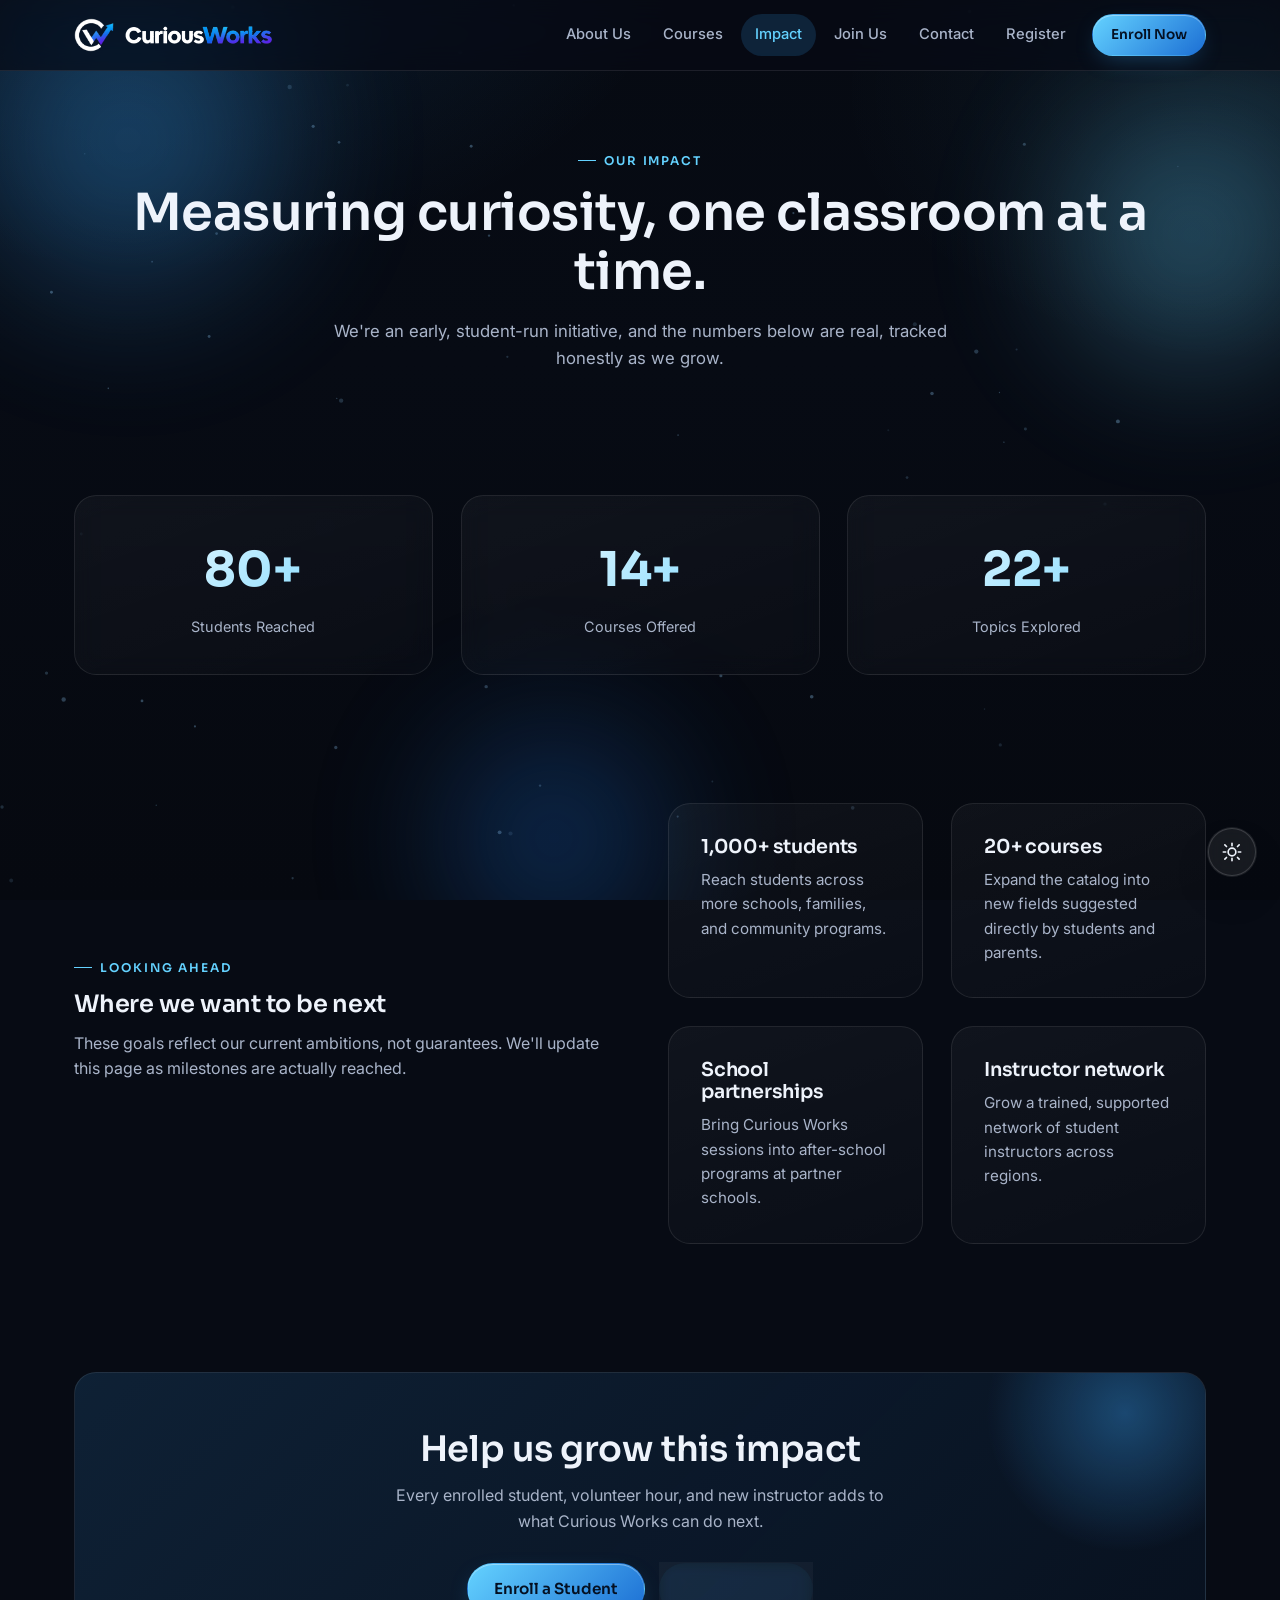
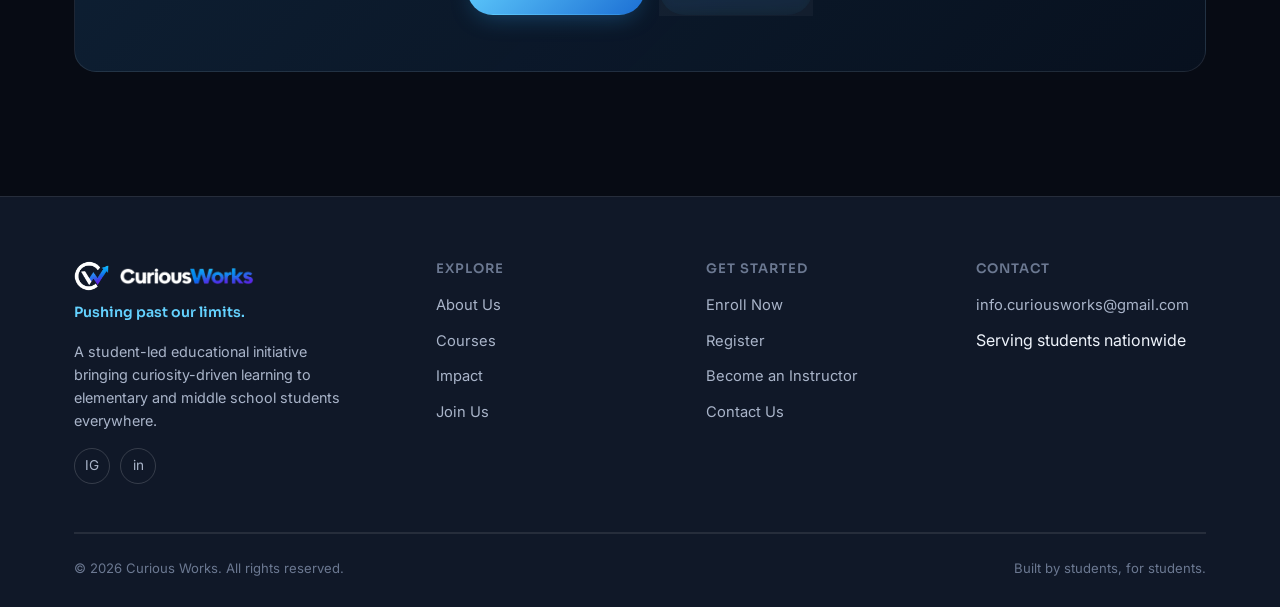
<file: impact.html>
<!DOCTYPE html>
<html lang="en">
<head>
<meta charset="UTF-8">
<script>(function(){try{var t=localStorage.getItem('cw_theme')||'dark';document.documentElement.setAttribute('data-theme',t);}catch(e){}})();</script>
<meta name="viewport" content="width=device-width, initial-scale=1.0">
<title>Our Impact | Curious Works</title>
<meta name="description" content="See how Curious Works is making a difference for elementary and middle school students: student reach, courses offered, and where we're headed next.">
<link rel="icon" type="image/png" href="assets/logo-mark.png">
<link rel="preconnect" href="https://fonts.googleapis.com">
<link rel="preconnect" href="https://fonts.gstatic.com" crossorigin>
<link href="https://fonts.googleapis.com/css2?family=Inter:wght@400;500;600;700&family=Sora:wght@500;600;700;800&display=swap" rel="stylesheet">
<link rel="stylesheet" href="css/style.css">
</head>
<body data-page="impact">

<header class="site-header" id="site-header"></header>

<main>

  <section class="page-hero">
    <div class="container">
      <div class="eyebrow">Our Impact</div>
      <h1>Measuring curiosity, one classroom at a time.</h1>
      <p>We're an early, student-run initiative, and the numbers below are real, tracked honestly as we grow.</p>
    </div>
  </section>

  <section class="section-tight">
    <div class="container">
      <div class="grid grid-3">
        <div class="card stat-card reveal">
          <div class="stat-number" data-count="80" data-suffix="+">0</div>
          <div class="stat-label">Students Reached</div>
        </div>
        <div class="card stat-card reveal">
          <div class="stat-number" data-count="14" data-suffix="+">0</div>
          <div class="stat-label">Courses Offered</div>
        </div>
        <div class="card stat-card reveal">
          <div class="stat-number" data-count="22" data-suffix="+">0</div>
          <div class="stat-label">Topics Explored</div>
        </div>
      </div>
    </div>
  </section>

  <section class="section-tight">
    <div class="container">
      <div class="two-col">
        <div class="reveal from-left">
          <div class="eyebrow">Looking Ahead</div>
          <h2>Where we want to be next</h2>
          <p>These goals reflect our current ambitions, not guarantees. We'll update this page as milestones are actually reached.</p>
        </div>
        <div class="grid grid-2 reveal from-right">
          <div class="card">
            <h3>1,000+ students</h3>
            <p>Reach students across more schools, families, and community programs.</p>
          </div>
          <div class="card">
            <h3>20+ courses</h3>
            <p>Expand the catalog into new fields suggested directly by students and parents.</p>
          </div>
          <div class="card">
            <h3>School partnerships</h3>
            <p>Bring Curious Works sessions into after-school programs at partner schools.</p>
          </div>
          <div class="card">
            <h3>Instructor network</h3>
            <p>Grow a trained, supported network of student instructors across regions.</p>
          </div>
        </div>
      </div>
    </div>
  </section>

  <section class="section-tight">
    <div class="container">
      <div class="cta-banner reveal pop">
        <h2>Help us grow this impact</h2>
        <p>Every enrolled student, volunteer hour, and new instructor adds to what Curious Works can do next.</p>
        <div class="cta-actions">
          <a href="enroll.html" class="btn btn-primary">Enroll a Student</a>
          <a href="join.html" class="btn btn-secondary">Get Involved</a>
        </div>
      </div>
    </div>
  </section>

</main>

<footer class="site-footer" id="site-footer"></footer>

<script src="js/components.js"></script>
<script src="js/particles.js"></script>
<script src="js/forms.js"></script>
<script>
  document.addEventListener('DOMContentLoaded', function () { cwAnimateCounters(); });
</script>
</body>
</html>
</file>
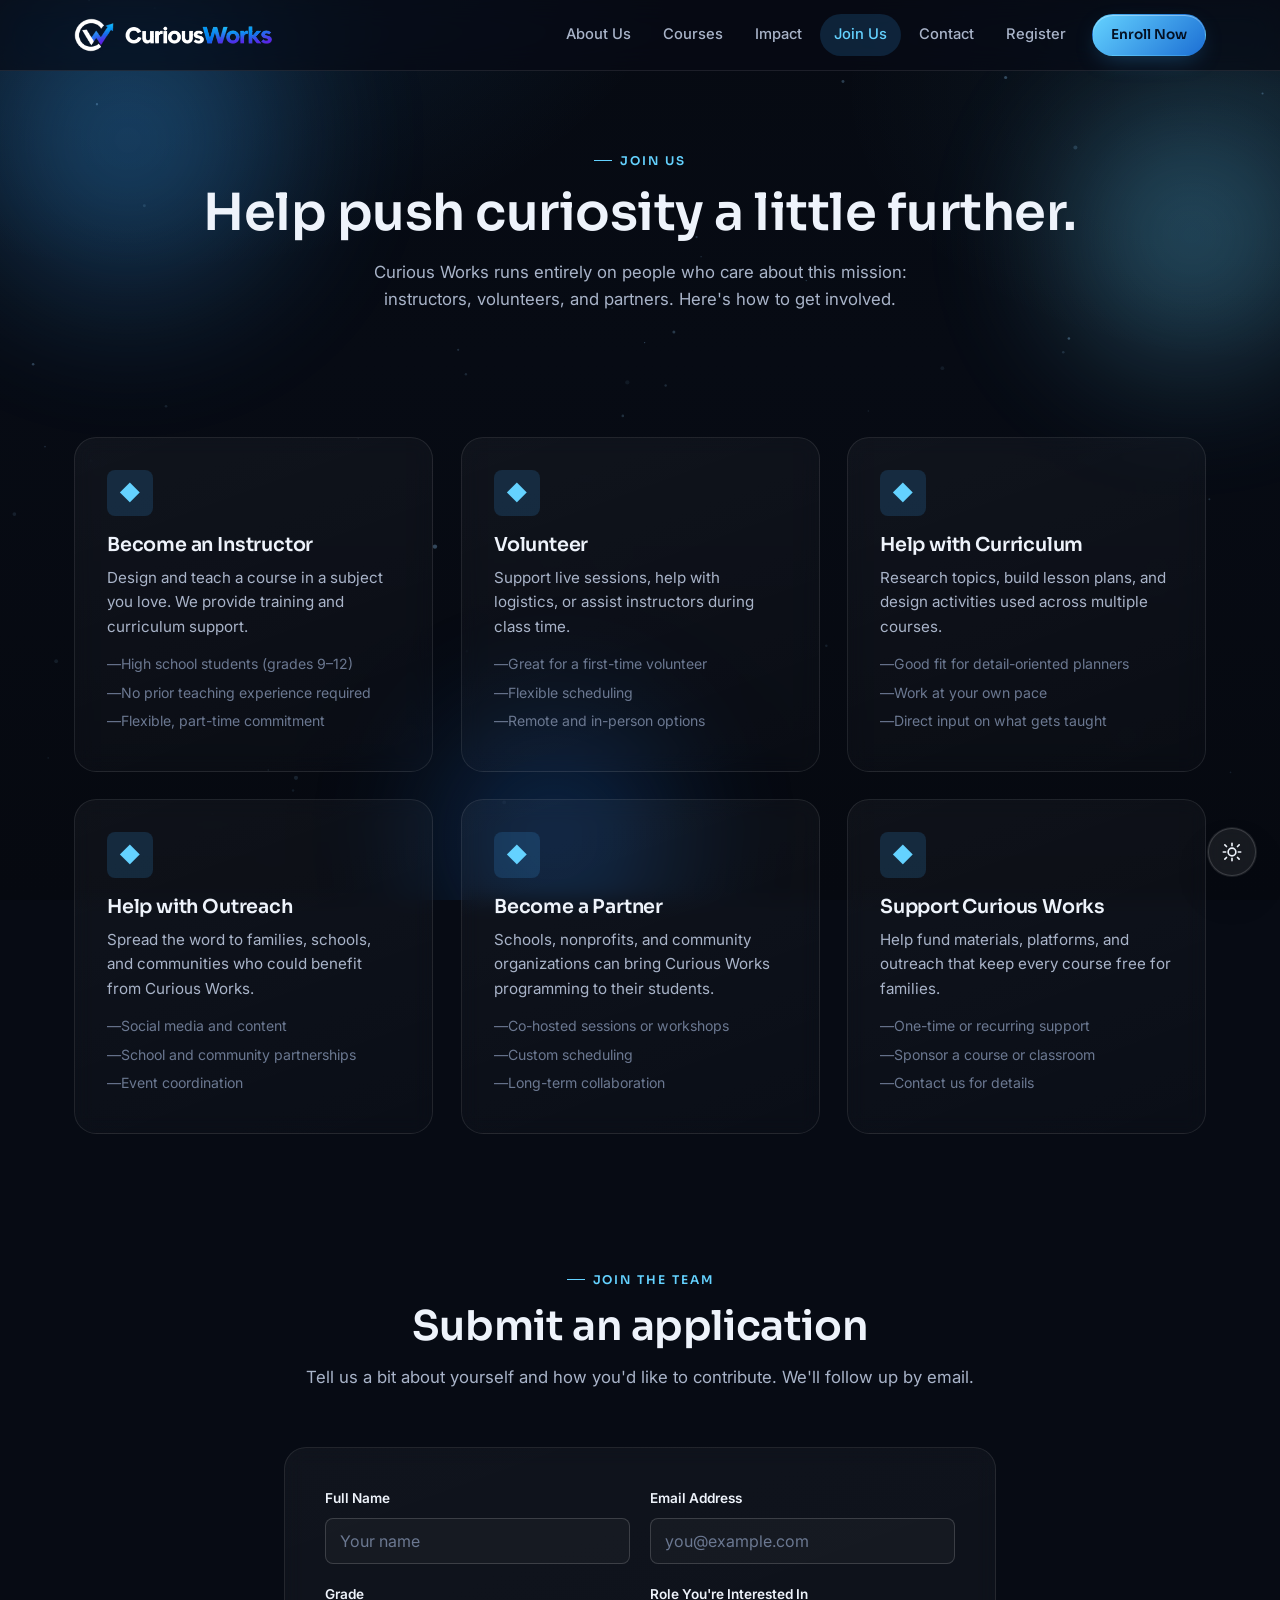
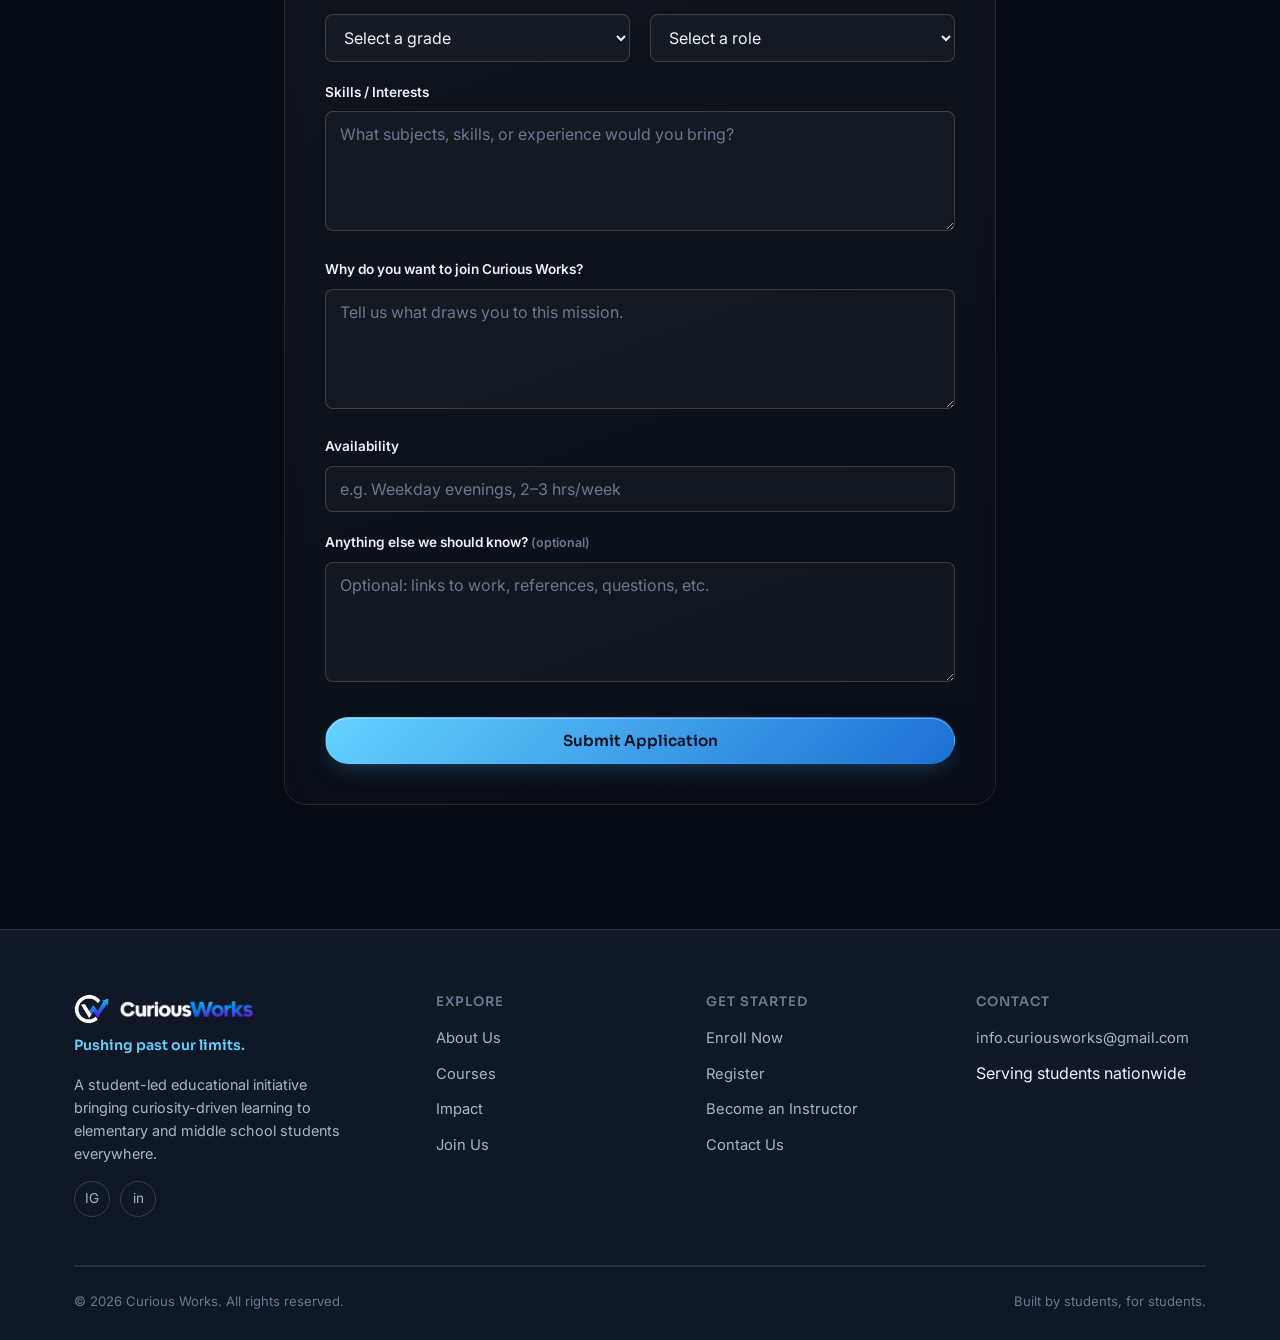
<file: join.html>
<!DOCTYPE html>
<html lang="en">
<head>
<meta charset="UTF-8">
<script>(function(){try{var t=localStorage.getItem('cw_theme')||'dark';document.documentElement.setAttribute('data-theme',t);}catch(e){}})();</script>
<meta name="viewport" content="width=device-width, initial-scale=1.0">
<title>Join Us | Curious Works</title>
<meta name="description" content="Become an instructor, volunteer, or partner with Curious Works, or apply to join the team directly.">
<link rel="icon" type="image/png" href="assets/logo-mark.png">
<link rel="preconnect" href="https://fonts.googleapis.com">
<link rel="preconnect" href="https://fonts.gstatic.com" crossorigin>
<link href="https://fonts.googleapis.com/css2?family=Inter:wght@400;500;600;700&family=Sora:wght@500;600;700;800&display=swap" rel="stylesheet">
<link rel="stylesheet" href="css/style.css">
</head>
<body data-page="join">

<header class="site-header" id="site-header"></header>

<main>

  <section class="page-hero">
    <div class="container">
      <div class="eyebrow">Join Us</div>
      <h1>Help push curiosity a little further.</h1>
      <p>Curious Works runs entirely on people who care about this mission: instructors, volunteers, and partners. Here's how to get involved.</p>
    </div>
  </section>

  <section class="section-tight">
    <div class="container">
      <div class="grid grid-3">
        <div class="card involve-card reveal">
          <div class="card-icon">◆</div>
          <h3>Become an Instructor</h3>
          <p>Design and teach a course in a subject you love. We provide training and curriculum support.</p>
          <ul>
            <li>High school students (grades 9–12)</li>
            <li>No prior teaching experience required</li>
            <li>Flexible, part-time commitment</li>
          </ul>
        </div>
        <div class="card involve-card reveal">
          <div class="card-icon">◆</div>
          <h3>Volunteer</h3>
          <p>Support live sessions, help with logistics, or assist instructors during class time.</p>
          <ul>
            <li>Great for a first-time volunteer</li>
            <li>Flexible scheduling</li>
            <li>Remote and in-person options</li>
          </ul>
        </div>
        <div class="card involve-card reveal">
          <div class="card-icon">◆</div>
          <h3>Help with Curriculum</h3>
          <p>Research topics, build lesson plans, and design activities used across multiple courses.</p>
          <ul>
            <li>Good fit for detail-oriented planners</li>
            <li>Work at your own pace</li>
            <li>Direct input on what gets taught</li>
          </ul>
        </div>
        <div class="card involve-card reveal">
          <div class="card-icon">◆</div>
          <h3>Help with Outreach</h3>
          <p>Spread the word to families, schools, and communities who could benefit from Curious Works.</p>
          <ul>
            <li>Social media and content</li>
            <li>School and community partnerships</li>
            <li>Event coordination</li>
          </ul>
        </div>
        <div class="card involve-card reveal">
          <div class="card-icon">◆</div>
          <h3>Become a Partner</h3>
          <p>Schools, nonprofits, and community organizations can bring Curious Works programming to their students.</p>
          <ul>
            <li>Co-hosted sessions or workshops</li>
            <li>Custom scheduling</li>
            <li>Long-term collaboration</li>
          </ul>
        </div>
        <div class="card involve-card reveal">
          <div class="card-icon">◆</div>
          <h3>Support Curious Works</h3>
          <p>Help fund materials, platforms, and outreach that keep every course free for families.</p>
          <ul>
            <li>One-time or recurring support</li>
            <li>Sponsor a course or classroom</li>
            <li>Contact us for details</li>
          </ul>
        </div>
      </div>
    </div>
  </section>

  <section class="section-tight">
    <div class="container" style="max-width: 760px;">
      <div class="section-header reveal from-top">
        <div class="eyebrow">Join the Team</div>
        <h2>Submit an application</h2>
        <p>Tell us a bit about yourself and how you'd like to contribute. We'll follow up by email.</p>
      </div>

      <div class="form-card reveal fade-only">

        <form id="join-form" novalidate>
          <div class="form-row">
            <div class="field">
              <label for="join-name">Full Name</label>
              <input type="text" id="join-name" name="name" placeholder="Your name" required>
            </div>
            <div class="field">
              <label for="join-email">Email Address</label>
              <input type="email" id="join-email" name="_replyto" placeholder="you@example.com" required>
            </div>
          </div>

          <div class="form-row">
            <div class="field">
              <label for="join-age">Grade</label>
              <select id="join-age" name="gradeOrAge" required>
                <option value="" disabled selected>Select a grade</option>
                <option value="9th Grade">9th Grade</option>
                <option value="10th Grade">10th Grade</option>
                <option value="11th Grade">11th Grade</option>
                <option value="12th Grade">12th Grade</option>
              </select>
            </div>
            <div class="field">
              <label for="join-role">Role You're Interested In</label>
              <select id="join-role" name="role" required>
                <option value="" disabled selected>Select a role</option>
                <option value="instructor">Instructor</option>
                <option value="volunteer">Volunteer</option>
                <option value="curriculum">Curriculum Development</option>
                <option value="outreach">Outreach</option>
                <option value="partner">Partner Organization</option>
                <option value="other">Other</option>
              </select>
            </div>
          </div>

          <div class="field">
            <label for="join-skills">Skills / Interests</label>
            <textarea id="join-skills" name="skills" placeholder="What subjects, skills, or experience would you bring?" required></textarea>
          </div>

          <div class="field">
            <label for="join-why">Why do you want to join Curious Works?</label>
            <textarea id="join-why" name="whyJoin" placeholder="Tell us what draws you to this mission." required></textarea>
          </div>

          <div class="field">
            <label for="join-availability">Availability</label>
            <input type="text" id="join-availability" name="availability" placeholder="e.g. Weekday evenings, 2–3 hrs/week" required>
          </div>

          <div class="field">
            <label for="join-more">Anything else we should know? <span class="hint" style="display:inline;">(optional)</span></label>
            <textarea id="join-more" name="additionalInfo" placeholder="Optional: links to work, references, questions, etc."></textarea>
          </div>

          <input type="hidden" name="_subject" value="New Curious Works Team Application">
          <button type="submit" class="btn btn-primary btn-block" style="margin-top: 8px;">Submit Application</button>
        </form>

        <div class="confirm-panel hidden" id="join-confirm">
          <div class="confirm-icon">✓</div>
          <h3>Application received!</h3>
          <p>Thanks for wanting to be part of Curious Works. We review applications on a rolling basis and will reach out by email.</p>
          <a href="index.html" class="btn btn-secondary">Back to Home</a>
        </div>

      </div>
    </div>
  </section>

</main>

<footer class="site-footer" id="site-footer"></footer>

<script src="js/components.js"></script>
<script src="js/particles.js"></script>
<script src="js/forms.js"></script>
<script>
  document.addEventListener('DOMContentLoaded', function () {
    cwHandleForm('#join-form', '#join-confirm', { endpoint: 'https://formspree.io/f/xoevevdb' });
  });
</script>
</body>
</html>
</file>
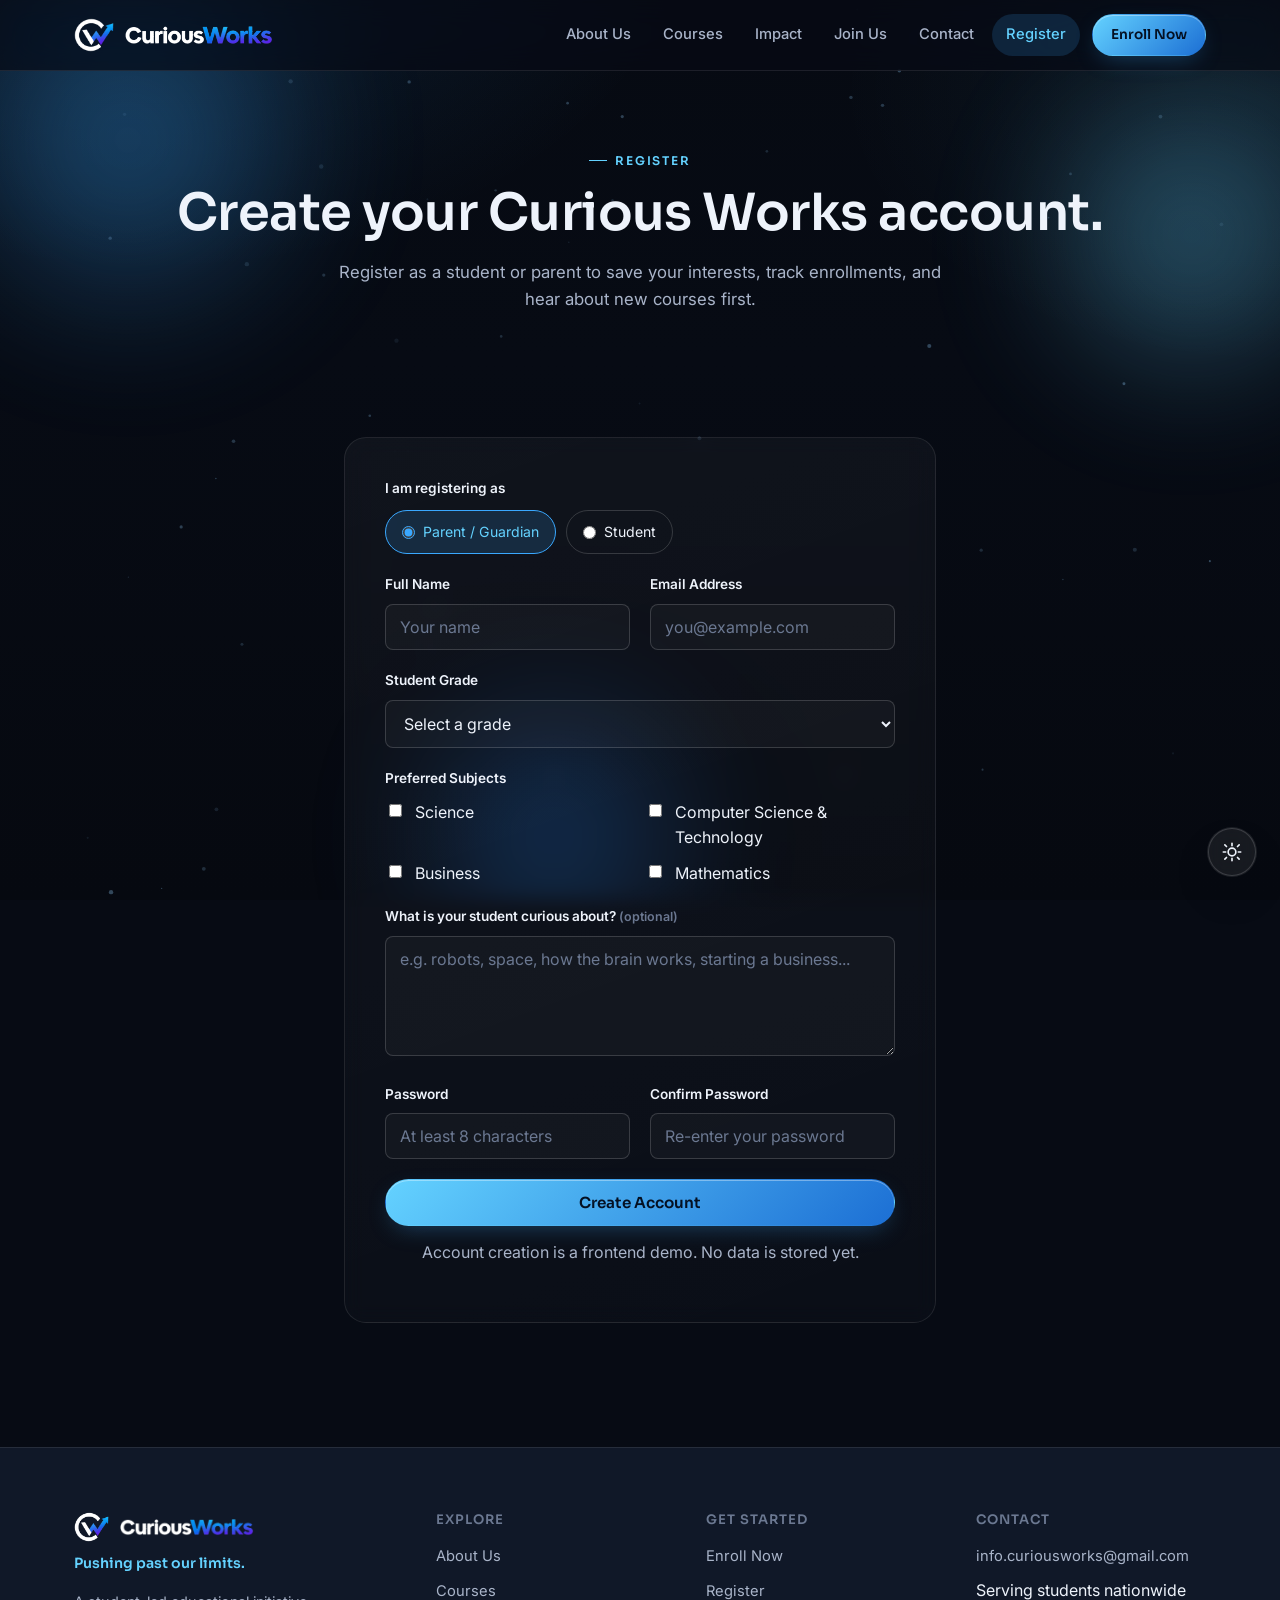
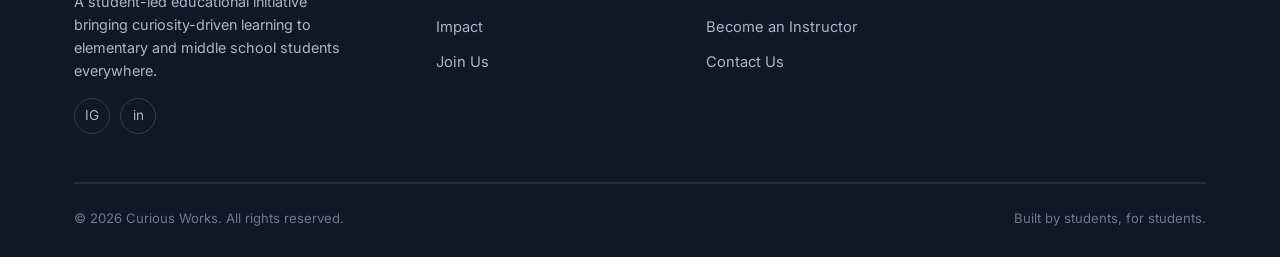
<file: register.html>
<!DOCTYPE html>
<html lang="en">
<head>
<meta charset="UTF-8">
<script>(function(){try{var t=localStorage.getItem('cw_theme')||'dark';document.documentElement.setAttribute('data-theme',t);}catch(e){}})();</script>
<meta name="viewport" content="width=device-width, initial-scale=1.0">
<title>Register | Curious Works</title>
<meta name="description" content="Create a Curious Works account or register your interest as a student or parent.">
<link rel="icon" type="image/png" href="assets/logo-mark.png">
<link rel="preconnect" href="https://fonts.googleapis.com">
<link rel="preconnect" href="https://fonts.gstatic.com" crossorigin>
<link href="https://fonts.googleapis.com/css2?family=Inter:wght@400;500;600;700&family=Sora:wght@500;600;700;800&display=swap" rel="stylesheet">
<link rel="stylesheet" href="css/style.css">
</head>
<body data-page="register">

<header class="site-header" id="site-header"></header>

<main>

  <section class="page-hero">
    <div class="container">
      <div class="eyebrow">Register</div>
      <h1>Create your Curious Works account.</h1>
      <p>Register as a student or parent to save your interests, track enrollments, and hear about new courses first.</p>
    </div>
  </section>

  <section class="section-tight">
    <div class="container" style="max-width: 640px;">
      <div class="form-card reveal fade-only">

        <form id="register-form" novalidate>

          <fieldset>
            <legend>I am registering as</legend>
            <div class="radio-grid">
              <label class="radio-pill">
                <input type="radio" name="registerAs" value="parent" checked>
                Parent / Guardian
              </label>
              <label class="radio-pill">
                <input type="radio" name="registerAs" value="student">
                Student
              </label>
            </div>
          </fieldset>

          <div class="form-row">
            <div class="field">
              <label for="reg-name">Full Name</label>
              <input type="text" id="reg-name" name="name" placeholder="Your name" required>
            </div>
            <div class="field">
              <label for="reg-email">Email Address</label>
              <input type="email" id="reg-email" name="_replyto" placeholder="you@example.com" required>
            </div>
          </div>

          <div class="field">
            <label for="reg-grade">Student Grade</label>
            <select id="reg-grade" name="studentGrade" required>
              <option value="" disabled selected>Select a grade</option>
              <option>Grade 3</option>
              <option>Grade 4</option>
              <option>Grade 5</option>
              <option>Grade 6</option>
              <option>Grade 7</option>
              <option>Grade 8</option>
            </select>
          </div>

          <fieldset>
            <legend>Preferred Subjects</legend>
            <div class="checkbox-grid">
              <label class="checkbox-field"><input type="checkbox" name="subjects" value="Science"><span>Science</span></label>
              <label class="checkbox-field"><input type="checkbox" name="subjects" value="Computer Science & Technology"><span>Computer Science & Technology</span></label>
              <label class="checkbox-field"><input type="checkbox" name="subjects" value="Business"><span>Business</span></label>
              <label class="checkbox-field"><input type="checkbox" name="subjects" value="Mathematics"><span>Mathematics</span></label>
            </div>
          </fieldset>

          <div class="field">
            <label for="reg-interests">What is your student curious about? <span class="hint" style="display:inline;">(optional)</span></label>
            <textarea id="reg-interests" name="interests" placeholder="e.g. robots, space, how the brain works, starting a business..."></textarea>
          </div>

          <div class="form-row">
            <div class="field">
              <label for="reg-password">Password</label>
              <input type="password" id="reg-password" name="password" minlength="8" placeholder="At least 8 characters" required>
            </div>
            <div class="field">
              <label for="reg-password-confirm">Confirm Password</label>
              <input type="password" id="reg-password-confirm" name="passwordConfirm" minlength="8" placeholder="Re-enter your password" required>
            </div>
          </div>
          <div class="field-error" id="password-mismatch-error" style="margin-top:-10px; margin-bottom: 20px;">Passwords do not match.</div>

          <input type="hidden" name="_subject" value="New Curious Works Registration">
          <button type="submit" class="btn btn-primary btn-block">Create Account</button>
          <p class="hint" style="text-align:center; margin-top: 14px;">Account creation is a frontend demo. No data is stored yet.</p>
        </form>

        <div class="confirm-panel hidden" id="register-confirm">
          <div class="confirm-icon">✓</div>
          <h3>Welcome to Curious Works!</h3>
          <p>Your account request has been received. Once a backend is connected, this is where account access and enrollment history will live.</p>
          <a href="courses.html" class="btn btn-secondary">Browse Courses</a>
        </div>

      </div>
    </div>
  </section>

</main>

<footer class="site-footer" id="site-footer"></footer>

<script src="js/components.js"></script>
<script src="js/particles.js"></script>
<script src="js/forms.js"></script>
<script>
  document.addEventListener('DOMContentLoaded', function () {
    const form = document.getElementById('register-form');
    const pw = document.getElementById('reg-password');
    const pwConfirm = document.getElementById('reg-password-confirm');
    const mismatchError = document.getElementById('password-mismatch-error');

    form.addEventListener('submit', function (e) {
      if (pw.value !== pwConfirm.value) {
        e.preventDefault();
        e.stopImmediatePropagation();
        mismatchError.style.display = 'block';
        pwConfirm.focus();
      } else {
        mismatchError.style.display = 'none';
      }
    }, true);

    cwHandleForm('#register-form', '#register-confirm', {
      endpoint: 'https://formspree.io/f/myezezwb',
      excludeFields: ['password', 'passwordConfirm'],
      onSuccess: function () { cwMarkPopupSeen(); }
    });
  });
</script>
</body>
</html>
</file>
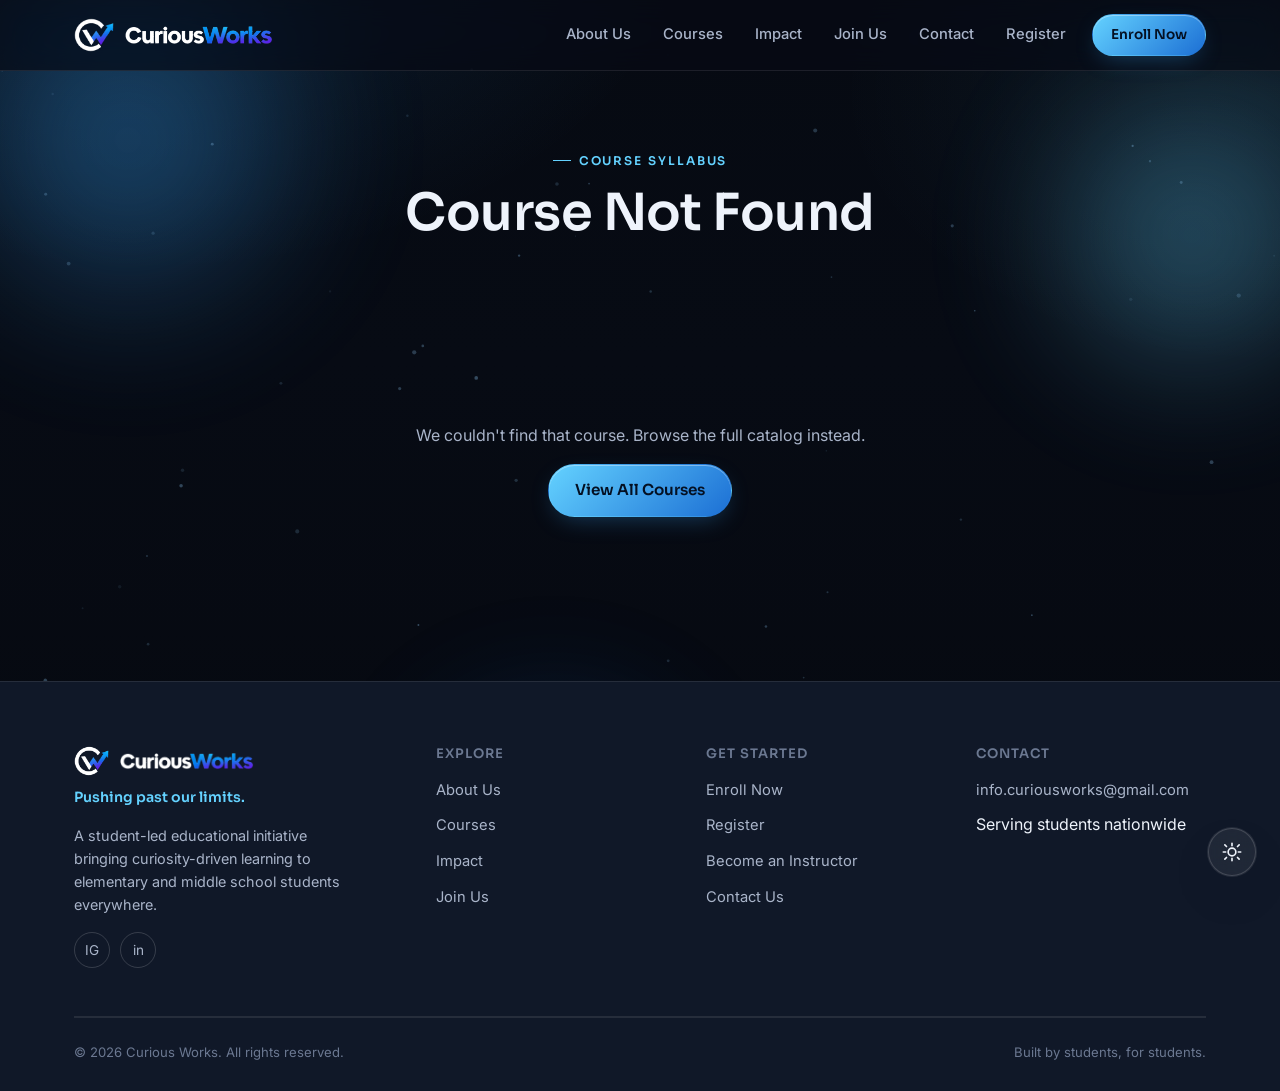
<file: syllabus.html>
<!DOCTYPE html>
<html lang="en">
<head>
<meta charset="UTF-8">
<script>(function(){try{var t=localStorage.getItem('cw_theme')||'dark';document.documentElement.setAttribute('data-theme',t);}catch(e){}})();</script>
<meta name="viewport" content="width=device-width, initial-scale=1.0">
<title>Course Syllabus | Curious Works</title>
<meta name="description" content="See the full class-by-class syllabus for any Curious Works course.">
<link rel="icon" type="image/png" href="assets/logo-mark.png">
<link rel="preconnect" href="https://fonts.googleapis.com">
<link rel="preconnect" href="https://fonts.gstatic.com" crossorigin>
<link href="https://fonts.googleapis.com/css2?family=Inter:wght@400;500;600;700&family=Sora:wght@500;600;700;800&display=swap" rel="stylesheet">
<link rel="stylesheet" href="css/style.css">
<style>
  .syllabus-not-found { text-align: center; padding: 40px 0; }
  .syllabus-class-list { display: flex; flex-direction: column; gap: 16px; margin-top: 8px; }
  .syllabus-class-item {
    display: flex;
    gap: 22px;
    background: var(--surface);
    border: 1px solid var(--border);
    border-radius: var(--radius-lg);
    padding: 24px 28px;
  }
  .syllabus-class-num {
    flex-shrink: 0;
    width: 48px;
    height: 48px;
    border-radius: 50%;
    background: var(--accent-glow-soft);
    color: var(--accent-2);
    font-family: var(--font-heading);
    font-weight: 700;
    font-size: 1rem;
    display: flex;
    align-items: center;
    justify-content: center;
  }
  .syllabus-class-item.is-final .syllabus-class-num { background: var(--accent); color: var(--btn-primary-text); }
  .syllabus-class-body { flex: 1; }
  .syllabus-class-body h3 { font-size: 1.1rem; margin-bottom: 10px; }
  .syllabus-class-body ul { margin: 0; padding-left: 20px; display: flex; flex-direction: column; gap: 4px; }
  .syllabus-class-body li { font-size: 0.92rem; color: var(--text-dim); }
  .syllabus-actions { display: flex; gap: 14px; flex-wrap: wrap; margin-top: 32px; }
</style>
</head>
<body data-page="syllabus">

<header class="site-header" id="site-header"></header>

<main>

  <section class="page-hero">
    <div class="container">
      <div class="eyebrow">Course Syllabus</div>
      <h1 id="syllabus-title">Loading course…</h1>
      <p id="syllabus-sub"></p>
    </div>
  </section>

  <section class="section-tight">
    <div class="container" style="max-width: 800px;">

      <div id="syllabus-not-found" class="syllabus-not-found" style="display:none;">
        <p>We couldn't find that course. Browse the full catalog instead.</p>
        <a href="courses.html" class="btn btn-primary">View All Courses</a>
      </div>

      <div id="syllabus-content" style="display:none;">
        <div class="syllabus-class-list" id="syllabus-class-list"></div>

        <div class="syllabus-actions">
          <a href="#" id="syllabus-enroll-link" class="btn btn-primary">Enroll in This Course</a>
          <a href="courses.html" class="btn btn-secondary">Back to Courses</a>
        </div>
      </div>

    </div>
  </section>

</main>

<footer class="site-footer" id="site-footer"></footer>

<script src="js/courses-data.js"></script>
<script src="js/syllabus-data.js"></script>
<script src="js/components.js"></script>
<script src="js/particles.js"></script>
<script>
  document.addEventListener('DOMContentLoaded', function () {
    const params = new URLSearchParams(window.location.search);
    const slug = params.get('course');
    const course = slug ? cwFindCourse(slug) : null;
    const classes = slug ? cwFindSyllabus(slug) : null;

    if (!course || !classes) {
      document.getElementById('syllabus-title').textContent = 'Course Not Found';
      document.getElementById('syllabus-sub').textContent = '';
      document.getElementById('syllabus-not-found').style.display = 'block';
      return;
    }

    document.title = course.title + ' Syllabus | Curious Works';
    document.getElementById('syllabus-title').textContent = course.title + ' Syllabus';
    document.getElementById('syllabus-sub').textContent =
      course.ageRange + ' · ' + course.level + ' · ' + course.duration + ' · 8 classes';

    const list = document.getElementById('syllabus-class-list');
    list.innerHTML = classes.map(function (c, i) {
      const isFinal = i === classes.length - 1;
      return (
        '<div class="syllabus-class-item' + (isFinal ? ' is-final' : '') + '">' +
          '<div class="syllabus-class-num">' + (isFinal ? '★' : (i + 1)) + '</div>' +
          '<div class="syllabus-class-body">' +
            '<h3>Class ' + (i + 1) + ': ' + c.title + '</h3>' +
            '<ul>' + c.topics.map(function (t) { return '<li>' + t + '</li>'; }).join('') + '</ul>' +
          '</div>' +
        '</div>'
      );
    }).join('');

    document.getElementById('syllabus-enroll-link').href = 'enroll.html?course=' + course.slug;
    document.getElementById('syllabus-content').style.display = 'block';
  });
</script>
</body>
</html>
</file>
<file: css/style.css>
/* ==========================================================================
   Curious Works — Global Stylesheet
   Design system: dark navy + cerulean glow, glassmorphism accents.
   Also supports a light theme via [data-theme="light"] on <html>,
   toggled by the corner button (see "Theme toggle" below).
   ========================================================================== */

:root {
  /* Color palette (dark theme, default) */
  --bg: #070b14;
  --bg-elevated: #0c1220;
  --bg-elevated-2: #101828;
  --surface: rgba(255, 255, 255, 0.04);
  --surface-strong: rgba(255, 255, 255, 0.07);
  --border: rgba(255, 255, 255, 0.09);
  --border-strong: rgba(255, 255, 255, 0.16);

  --accent: #3aa8ff;
  --accent-2: #64d2ff;
  --accent-deep: #1c6fd4;
  --accent-glow: rgba(58, 168, 255, 0.35);
  --accent-glow-soft: rgba(58, 168, 255, 0.16);

  --text: #eef3fb;
  --text-dim: #a9b4c9;
  --text-faint: #6b7891;

  --success: #48d597;
  --danger: #ff6b6b;

  --header-bg: rgba(7, 11, 20, 0.72);
  --field-bg: rgba(255, 255, 255, 0.03);
  --field-bg-focus: rgba(255, 255, 255, 0.05);
  --hero-gradient-start: #ffffff;
  --shadow-soft: rgba(0, 0, 0, 0.7);
  --orb-opacity: 0.4;

  /* Typography */
  --font-heading: 'Sora', 'Segoe UI', system-ui, sans-serif;
  --font-body: 'Inter', 'Segoe UI', system-ui, sans-serif;

  /* Layout */
  --container-w: 1180px;
  --radius-sm: 8px;
  --radius-md: 14px;
  --radius-lg: 22px;
  --radius-pill: 999px;

  --shadow-glow: 0 0 0 1px var(--border), 0 20px 60px -20px var(--shadow-soft);
  --transition: 220ms cubic-bezier(0.2, 0.7, 0.3, 1);

  --body-bg-image:
    radial-gradient(ellipse 900px 600px at 12% -10%, rgba(58, 168, 255, 0.14), transparent 60%),
    radial-gradient(ellipse 800px 500px at 100% 10%, rgba(100, 210, 255, 0.08), transparent 55%),
    linear-gradient(180deg, #060a12 0%, #070b14 40%, #060910 100%);
  --btn-primary-text: #041022;
  --warning: #ffb454;
  --danger-soft-text: #ffb4b4;
  --danger-soft-bg: rgba(255, 107, 107, 0.1);
  --danger-soft-border: rgba(255, 107, 107, 0.35);
  --mobile-nav-bg: rgba(8, 12, 22, 0.98);
  --success-soft-bg: rgba(72, 213, 151, 0.12);
  --success-soft-border: rgba(72, 213, 151, 0.4);
  --cta-banner-bg: linear-gradient(135deg, rgba(58,168,255,0.14), rgba(28,111,212,0.06));
  --summary-box-border: rgba(58,168,255,0.3);
}

:root[data-theme="light"] {
  --bg: #e9eff9;
  --bg-elevated: #ffffff;
  --bg-elevated-2: #dde7f5;
  --surface: rgba(16, 24, 40, 0.055);
  --surface-strong: rgba(16, 24, 40, 0.09);
  --border: rgba(16, 24, 40, 0.14);
  --border-strong: rgba(16, 24, 40, 0.24);

  --accent: #1c6fd4;
  --accent-2: #0f5fc0;
  --accent-deep: #143f8a;
  --accent-glow: rgba(28, 111, 212, 0.3);
  --accent-glow-soft: rgba(28, 111, 212, 0.15);

  --text: #101828;
  --text-dim: #46536b;
  --text-faint: #7c8aa3;

  --success: #0f6b41;
  --danger: #c23131;

  --header-bg: rgba(233, 239, 249, 0.82);
  --field-bg: rgba(16, 24, 40, 0.045);
  --field-bg-focus: rgba(16, 24, 40, 0.075);
  --hero-gradient-start: #101828;
  --shadow-soft: rgba(16, 24, 40, 0.22);
  --orb-opacity: 0.32;

  --body-bg-image:
    radial-gradient(ellipse 950px 650px at 10% -12%, rgba(28, 111, 212, 0.22), transparent 62%),
    radial-gradient(ellipse 850px 550px at 105% 8%, rgba(15, 95, 192, 0.16), transparent 58%),
    linear-gradient(180deg, #eef4fc 0%, #e3ebf7 45%, #d9e3f2 100%);
  --btn-primary-text: #ffffff;
  --warning: #b45309;
  --danger-soft-text: #b91c1c;
  --danger-soft-bg: rgba(194, 49, 49, 0.1);
  --danger-soft-border: rgba(194, 49, 49, 0.4);
  --mobile-nav-bg: rgba(240, 245, 252, 0.98);
  --success-soft-bg: rgba(15, 107, 65, 0.12);
  --success-soft-border: rgba(15, 107, 65, 0.4);
  --cta-banner-bg: linear-gradient(135deg, rgba(28,111,212,0.16), rgba(20,63,138,0.08));
  --summary-box-border: rgba(28,111,212,0.35);
}

/* Smooth, non-jarring switch between themes */
body,
.site-header,
.form-card {
  transition: background-color 0.3s ease, border-color 0.3s ease, color 0.3s ease;
}

/* ---------- Reset ---------- */
* , *::before, *::after { box-sizing: border-box; }

html {
  scroll-behavior: smooth;
  scroll-padding-top: 90px;
}

@media (prefers-reduced-motion: reduce) {
  html { scroll-behavior: auto; }
  * , *::before, *::after {
    animation-duration: 0.001ms !important;
    animation-iteration-count: 1 !important;
    transition-duration: 0.001ms !important;
    scroll-behavior: auto !important;
  }
}

body {
  margin: 0;
  background: var(--bg);
  color: var(--text);
  font-family: var(--font-body);
  font-size: 16px;
  line-height: 1.6;
  -webkit-font-smoothing: antialiased;
  overflow-x: hidden;
}

img, svg { max-width: 100%; display: block; }

a { color: inherit; text-decoration: none; }

h1, h2, h3, h4, h5 {
  font-family: var(--font-heading);
  font-weight: 600;
  line-height: 1.15;
  margin: 0 0 0.5em;
  letter-spacing: -0.01em;
}

p { margin: 0 0 1em; color: var(--text-dim); }

ul { padding: 0; margin: 0; list-style: none; }

button, input, textarea, select {
  font-family: inherit;
  font-size: inherit;
  color: inherit;
}

/* ---------- Background texture ---------- */
body {
  background-image: var(--body-bg-image);
  background-attachment: fixed;
}

/* ---------- Layout utilities ---------- */
.container {
  width: 100%;
  max-width: var(--container-w);
  margin: 0 auto;
  padding: 0 24px;
}

.section {
  padding: 96px 0;
  position: relative;
}

.section-tight { padding: 64px 0; }

.section-header {
  max-width: 680px;
  margin: 0 auto 56px;
  text-align: center;
}

.eyebrow {
  display: inline-flex;
  align-items: center;
  gap: 8px;
  font-family: var(--font-heading);
  font-size: 0.75rem;
  font-weight: 600;
  letter-spacing: 0.16em;
  text-transform: uppercase;
  color: var(--accent-2);
  margin-bottom: 14px;
}

.eyebrow::before {
  content: '';
  width: 18px;
  height: 1px;
  background: var(--accent-2);
}

.section-header h2 {
  font-size: clamp(1.8rem, 3.2vw, 2.6rem);
  margin-bottom: 14px;
}

.section-header p {
  font-size: 1.05rem;
}

.text-center { text-align: center; }

.grid {
  display: grid;
  gap: 28px;
}

.grid-2 { grid-template-columns: repeat(2, 1fr); }
.grid-3 { grid-template-columns: repeat(3, 1fr); }
.grid-4 { grid-template-columns: repeat(4, 1fr); }

@media (max-width: 980px) {
  .grid-3, .grid-4 { grid-template-columns: repeat(2, 1fr); }
}
@media (max-width: 640px) {
  .grid-2, .grid-3, .grid-4 { grid-template-columns: 1fr; }
}

/* ---------- Buttons ---------- */
.btn {
  display: inline-flex;
  align-items: center;
  justify-content: center;
  gap: 8px;
  font-family: var(--font-heading);
  font-weight: 600;
  font-size: 0.95rem;
  padding: 13px 26px;
  border-radius: var(--radius-pill);
  border: 1px solid transparent;
  cursor: pointer;
  transition: transform var(--transition), box-shadow var(--transition), background var(--transition), border-color var(--transition), color var(--transition);
  white-space: nowrap;
}

.btn:active { transform: translateY(1px) scale(0.99); }

.btn-primary {
  background: linear-gradient(135deg, var(--accent-2), var(--accent-deep));
  color: var(--btn-primary-text);
  box-shadow: 0 8px 24px -8px var(--accent-glow), inset 0 1px 0 rgba(255,255,255,0.35);
}

.btn-primary:hover {
  box-shadow: 0 12px 32px -8px var(--accent-glow), inset 0 1px 0 rgba(255,255,255,0.4);
  transform: translateY(-2px);
}

.btn-secondary {
  background: var(--surface);
  border-color: var(--border-strong);
  color: var(--text);
  backdrop-filter: blur(8px);
}

.btn-secondary:hover {
  background: var(--surface-strong);
  border-color: var(--accent);
  transform: translateY(-2px);
}

.btn-ghost {
  background: transparent;
  color: var(--text-dim);
  padding: 10px 4px;
}
.btn-ghost:hover { color: var(--accent-2); }

.btn-block { width: 100%; }

.btn-sm { padding: 9px 18px; font-size: 0.85rem; }

/* ---------- Navbar ---------- */
.site-header {
  position: sticky;
  top: 0;
  z-index: 100;
  background: var(--header-bg);
  backdrop-filter: blur(14px) saturate(140%);
  border-bottom: 1px solid var(--border);
}

.navbar {
  display: flex;
  align-items: center;
  justify-content: space-between;
  padding: 14px 24px;
  max-width: var(--container-w);
  margin: 0 auto;
}

.brand {
  display: flex;
  align-items: center;
  gap: 10px;
  font-family: var(--font-heading);
  font-weight: 700;
  font-size: 1.15rem;
  color: var(--text);
}

.brand-mark { height: 34px; width: auto; }
.brand-wordmark { height: 20px; width: auto; }

.site-footer .brand-mark { height: 30px; }
.site-footer .brand-wordmark { height: 18px; }

.nav-links {
  display: flex;
  align-items: center;
  gap: 4px;
}

.nav-links a:not(.btn) {
  padding: 9px 14px;
  border-radius: var(--radius-pill);
  font-size: 0.92rem;
  font-weight: 500;
  color: var(--text-dim);
  transition: color var(--transition), background var(--transition);
}

.nav-links a:not(.btn):hover { color: var(--text); background: var(--surface); }
.nav-links a.active:not(.btn) { color: var(--accent-2); background: var(--accent-glow-soft); }

.nav-cta { display: flex; align-items: center; gap: 10px; margin-left: 8px; }

.nav-toggle {
  display: none;
  background: none;
  border: 1px solid var(--border-strong);
  border-radius: var(--radius-sm);
  padding: 8px 10px;
  cursor: pointer;
}

.nav-toggle span {
  display: block;
  width: 20px;
  height: 2px;
  background: var(--text);
  margin: 4px 0;
  transition: transform var(--transition), opacity var(--transition);
}

.site-header.menu-open .nav-toggle span:nth-child(1) { transform: translateY(6px) rotate(45deg); }
.site-header.menu-open .nav-toggle span:nth-child(2) { opacity: 0; }
.site-header.menu-open .nav-toggle span:nth-child(3) { transform: translateY(-6px) rotate(-45deg); }

@media (max-width: 900px) {
  .nav-toggle { display: block; }

  .nav-links {
    position: absolute;
    top: 100%;
    left: 0;
    right: 0;
    flex-direction: column;
    align-items: stretch;
    background: var(--mobile-nav-bg);
    border-bottom: 1px solid var(--border);
    padding: 10px 20px 24px;
    gap: 4px;
    max-height: 0;
    overflow: hidden;
    opacity: 0;
    transition: max-height var(--transition), opacity var(--transition);
  }

  .site-header.menu-open .nav-links {
    max-height: 640px;
    opacity: 1;
  }

  .nav-links a:not(.btn) { padding: 12px 10px; }
  .nav-cta { flex-direction: column; align-items: stretch; margin-left: 0; margin-top: 8px; }
  .nav-cta .btn { width: 100%; }
}

/* ---------- Site-wide fixed background ----------
   Stays pinned to the viewport across every page, so only content scrolls —
   the glow/particles never move or get clipped by section boundaries. */
.site-bg {
  position: fixed;
  inset: 0;
  z-index: -3;
  overflow: hidden;
  pointer-events: none;
}

.orb {
  position: absolute;
  border-radius: 50%;
  filter: blur(60px);
  opacity: var(--orb-opacity);
  animation: float 22s ease-in-out infinite;
}

.orb-1 { width: 460px; height: 460px; background: radial-gradient(circle, var(--accent) 0%, transparent 70%); top: -10%; left: -8%; animation-delay: 0s; }
.orb-2 { width: 380px; height: 380px; background: radial-gradient(circle, var(--accent-2) 0%, transparent 70%); top: 5%; right: -8%; animation-delay: -7s; }
.orb-3 { width: 340px; height: 340px; background: radial-gradient(circle, var(--accent-deep) 0%, transparent 70%); bottom: -12%; left: 30%; animation-delay: -14s; }

@keyframes float {
  0%, 100% { transform: translate(0, 0) scale(1); }
  33% { transform: translate(30px, -20px) scale(1.06); }
  66% { transform: translate(-20px, 20px) scale(0.96); }
}

#particle-canvas {
  position: absolute;
  inset: 0;
  opacity: 0.5;
}

/* ---------- Hero ---------- */
.hero {
  position: relative;
  padding: 130px 0 110px;
}

.hero-inner { text-align: center; max-width: 780px; margin: 0 auto; }

.hero-logo { height: 72px; width: auto; margin: 0 auto 28px; }

.hero-tagline {
  font-family: var(--font-heading);
  color: var(--accent-2);
  font-weight: 600;
  letter-spacing: 0.08em;
  text-transform: uppercase;
  font-size: 0.85rem;
  margin-bottom: 18px;
}

.hero h1 {
  font-size: clamp(2.4rem, 5.6vw, 4.2rem);
  background: linear-gradient(135deg, var(--hero-gradient-start) 20%, var(--accent-2) 75%);
  -webkit-background-clip: text;
  background-clip: text;
  color: transparent;
  margin-bottom: 22px;
}

.hero-sub {
  font-size: 1.15rem;
  color: var(--text-dim);
  max-width: 620px;
  margin: 0 auto 36px;
}

.hero-actions {
  display: flex;
  gap: 16px;
  justify-content: center;
  flex-wrap: wrap;
}

/* ---------- Glass card ---------- */
.card {
  background: linear-gradient(160deg, var(--surface), rgba(255,255,255,0.015));
  border: 1px solid var(--border);
  border-radius: var(--radius-lg);
  padding: 32px;
  backdrop-filter: blur(10px);
  transition: transform var(--transition), border-color var(--transition), box-shadow var(--transition), background-color 0.3s ease, color 0.3s ease;
}

.card:hover {
  transform: translateY(-4px);
  border-color: var(--border-strong);
  box-shadow: 0 24px 50px -24px var(--shadow-soft), 0 0 0 1px var(--border);
}

.card-icon {
  width: 46px;
  height: 46px;
  border-radius: var(--radius-sm);
  display: flex;
  align-items: center;
  justify-content: center;
  background: var(--accent-glow-soft);
  color: var(--accent-2);
  margin-bottom: 18px;
  font-size: 1.3rem;
}

.card h3 { font-size: 1.2rem; margin-bottom: 10px; }
.card p { margin-bottom: 0; font-size: 0.95rem; }

/* ---------- Scroll reveal ----------
   Base = fade + rise. Direction modifiers layer on top for variety
   (from-left, from-right, from-top, fade-only, pop). Stagger utility
   below adds a per-row cascade to grid children automatically. */
.reveal {
  opacity: 0;
  transform: translateY(28px);
  transition: opacity 800ms cubic-bezier(0.16, 1, 0.3, 1), transform 800ms cubic-bezier(0.16, 1, 0.3, 1);
  will-change: opacity, transform;
}
.reveal.in-view { opacity: 1; transform: none; }

.reveal.from-left { transform: translateX(-56px); }
.reveal.from-left.in-view { transform: none; }

.reveal.from-right { transform: translateX(56px); }
.reveal.from-right.in-view { transform: none; }

.reveal.from-top { transform: translateY(-32px); }
.reveal.from-top.in-view { transform: none; }

.reveal.fade-only { transform: none; }

.reveal.pop { transform: scale(0.94); }
.reveal.pop.in-view { transform: none; }

@media (prefers-reduced-motion: reduce) {
  .reveal, .reveal.from-left, .reveal.from-right, .reveal.from-top, .reveal.pop { transform: none; }
}

/* Per-row cascade for grids of revealed items — purely CSS, works whether
   the cards are static markup or injected by JS. */
.grid-2 > .reveal:nth-child(2n+1) { transition-delay: 0ms; }
.grid-2 > .reveal:nth-child(2n)   { transition-delay: 110ms; }

.grid-3 > .reveal:nth-child(3n+1) { transition-delay: 0ms; }
.grid-3 > .reveal:nth-child(3n+2) { transition-delay: 100ms; }
.grid-3 > .reveal:nth-child(3n)   { transition-delay: 200ms; }

.grid-4 > .reveal:nth-child(4n+1) { transition-delay: 0ms; }
.grid-4 > .reveal:nth-child(4n+2) { transition-delay: 90ms; }
.grid-4 > .reveal:nth-child(4n+3) { transition-delay: 180ms; }
.grid-4 > .reveal:nth-child(4n)   { transition-delay: 270ms; }

/* ---------- Course cards ---------- */
.course-card {
  display: flex;
  flex-direction: column;
  background: linear-gradient(160deg, var(--surface), rgba(255,255,255,0.015));
  border: 1px solid var(--border);
  border-radius: var(--radius-lg);
  overflow: hidden;
  transition: transform var(--transition), border-color var(--transition), box-shadow var(--transition);
  position: relative;
}

.course-card:hover {
  transform: translateY(-6px);
  border-color: var(--accent);
  box-shadow: 0 30px 60px -28px var(--accent-glow), 0 0 0 1px var(--border);
}

.course-banner {
  height: 108px;
  background: linear-gradient(135deg, var(--accent-glow), var(--accent-glow-soft));
  display: flex;
  align-items: center;
  justify-content: center;
  font-size: 2.2rem;
  border-bottom: 1px solid var(--border);
  overflow: hidden;
  color: var(--accent-2);
}

.course-banner svg {
  width: 44px;
  height: 44px;
  flex-shrink: 0;
}

.course-body { padding: 26px 26px 24px; flex: 1; display: flex; flex-direction: column; }

.course-field { font-size: 0.78rem; letter-spacing: 0.06em; text-transform: uppercase; color: var(--accent-2); font-weight: 600; margin-bottom: 8px; }

.course-body h3 { font-size: 1.25rem; margin-bottom: 8px; }
.course-desc { font-size: 0.92rem; flex: 1; }

.course-actions { display: flex; gap: 10px; }
.course-actions .btn { flex: 1; padding-left: 12px; padding-right: 12px; }

.course-meta {
  display: grid;
  grid-template-columns: 1fr 1fr;
  gap: 10px 16px;
  margin: 18px 0 22px;
  padding: 16px 0;
  border-top: 1px solid var(--border);
  border-bottom: 1px solid var(--border);
}

.meta-item { font-size: 0.82rem; }
.meta-label { color: var(--text-faint); display: block; font-size: 0.72rem; text-transform: uppercase; letter-spacing: 0.05em; margin-bottom: 2px; }
.meta-value { color: var(--text); font-weight: 500; }

.term-availability { margin-bottom: 16px; }
.term-pill-row { display: flex; flex-wrap: wrap; gap: 6px; margin-top: 6px; }
.term-pill {
  font-size: 0.72rem;
  font-weight: 500;
  color: var(--accent-2);
  background: var(--accent-glow-soft);
  border: 1px solid var(--accent-glow);
  border-radius: var(--radius-pill);
  padding: 4px 10px;
  white-space: nowrap;
}

.spots-badge {
  display: inline-flex;
  align-items: center;
  gap: 6px;
  font-size: 0.78rem;
  color: var(--success);
  font-weight: 600;
  margin-bottom: 16px;
}
.spots-badge.low { color: var(--warning); }
.spots-badge::before {
  content: '';
  width: 7px; height: 7px; border-radius: 50%;
  background: currentColor;
  box-shadow: 0 0 8px currentColor;
}

/* ---------- Stats ---------- */
.stat-card {
  text-align: center;
  padding: 36px 20px;
}

.stat-number {
  font-family: var(--font-heading);
  font-size: clamp(2.2rem, 4vw, 3rem);
  font-weight: 700;
  background: linear-gradient(135deg, var(--hero-gradient-start), var(--accent-2));
  -webkit-background-clip: text;
  background-clip: text;
  color: transparent;
}

.stat-label { font-size: 0.9rem; color: var(--text-dim); margin-top: 6px; }

/* ---------- Forms ---------- */
.form-card {
  background: linear-gradient(160deg, var(--surface), rgba(255,255,255,0.015));
  border: 1px solid var(--border);
  border-radius: var(--radius-lg);
  padding: 40px;
  backdrop-filter: blur(10px);
}

@media (max-width: 640px) {
  .form-card { padding: 26px; }
}

.form-row { display: grid; grid-template-columns: 1fr 1fr; gap: 20px; margin-bottom: 20px; }
@media (max-width: 640px) { .form-row { grid-template-columns: 1fr; } }

.field { margin-bottom: 20px; }
.field:last-child { margin-bottom: 0; }
.form-row .field { margin-bottom: 0; }

.field label {
  display: block;
  font-size: 0.85rem;
  font-weight: 600;
  margin-bottom: 8px;
  color: var(--text);
}

.field .hint { font-size: 0.78rem; color: var(--text-faint); margin-top: 6px; }

.field input,
.field select,
.field textarea {
  width: 100%;
  background: var(--field-bg);
  border: 1px solid var(--border-strong);
  border-radius: var(--radius-sm);
  padding: 12px 14px;
  color: var(--text);
  transition: border-color var(--transition), box-shadow var(--transition), background var(--transition), color 0.3s ease;
}

.field input::placeholder, .field textarea::placeholder { color: var(--text-faint); }

.field input:focus,
.field select:focus,
.field textarea:focus {
  outline: none;
  border-color: var(--accent);
  box-shadow: 0 0 0 3px var(--accent-glow-soft);
  background: var(--field-bg-focus);
}

.field input:invalid:not(:placeholder-shown),
.field textarea:invalid:not(:placeholder-shown) {
  border-color: rgba(255, 107, 107, 0.5);
}

.field textarea { resize: vertical; min-height: 120px; }

.field-error {
  display: none;
  color: var(--danger);
  font-size: 0.78rem;
  margin-top: 6px;
}

.form-submit-error {
  color: var(--danger-soft-text);
  background: var(--danger-soft-bg);
  border: 1px solid var(--danger-soft-border);
  border-radius: var(--radius-sm);
  padding: 12px 14px;
  font-size: 0.85rem;
  margin-bottom: 18px;
}
.field.has-error input,
.field.has-error select,
.field.has-error textarea { border-color: var(--danger); }
.field.has-error .field-error { display: block; }

.checkbox-field { display: flex; align-items: flex-start; gap: 10px; }
.checkbox-field input { width: auto; margin-top: 4px; }
.checkbox-field label { margin-bottom: 0; font-weight: 500; font-size: 0.85rem; color: var(--text-dim); }

fieldset { border: none; padding: 0; margin: 0 0 20px; }
legend { font-size: 0.85rem; font-weight: 600; margin-bottom: 10px; padding: 0; }

.radio-grid { display: flex; flex-wrap: wrap; gap: 10px; }
.radio-pill {
  display: flex;
  align-items: center;
  gap: 8px;
  padding: 10px 16px;
  border: 1px solid var(--border-strong);
  border-radius: var(--radius-pill);
  cursor: pointer;
  font-size: 0.88rem;
  transition: border-color var(--transition), background var(--transition), color var(--transition);
}
.radio-pill input { width: auto; margin: 0; accent-color: var(--accent); }
.radio-pill:has(input:checked) {
  border-color: var(--accent);
  background: var(--accent-glow-soft);
  color: var(--accent-2);
}

.checkbox-grid { display: grid; grid-template-columns: repeat(2, 1fr); gap: 10px; }
@media (max-width: 640px) { .checkbox-grid { grid-template-columns: 1fr; } }

/* ---------- Confirmation state ---------- */
.confirm-panel {
  text-align: center;
  padding: 20px 10px 10px;
}

.confirm-icon {
  width: 68px; height: 68px;
  border-radius: 50%;
  background: var(--success-soft-bg);
  border: 1px solid var(--success-soft-border);
  color: var(--success);
  display: flex; align-items: center; justify-content: center;
  margin: 0 auto 22px;
  font-size: 1.8rem;
}

.confirm-panel h3 { font-size: 1.4rem; margin-bottom: 10px; }
.confirm-panel p { max-width: 420px; margin: 0 auto 26px; }

.hidden { display: none !important; }

/* ---------- CTA banner ---------- */
.cta-banner {
  border-radius: var(--radius-lg);
  padding: 56px 40px;
  text-align: center;
  background: var(--cta-banner-bg);
  border: 1px solid var(--border);
  position: relative;
  overflow: hidden;
}

.cta-banner::before {
  content: '';
  position: absolute;
  width: 280px; height: 280px;
  background: radial-gradient(circle, var(--accent-glow), transparent 70%);
  top: -100px; right: -60px;
  border-radius: 50%;
}

.cta-banner h2 { font-size: clamp(1.6rem, 3vw, 2.2rem); margin-bottom: 14px; }
.cta-banner p { max-width: 520px; margin: 0 auto 28px; }
.cta-actions { display: flex; gap: 14px; justify-content: center; flex-wrap: wrap; position: relative; z-index: 1; }

/* ---------- Footer ---------- */
.site-footer {
  border-top: 1px solid var(--border);
  padding: 64px 0 28px;
  background: var(--bg-elevated-2);
  margin-top: 60px;
}

.footer-grid {
  display: grid;
  grid-template-columns: 1.4fr 1fr 1fr 1fr;
  gap: 40px;
  margin-bottom: 48px;
}

@media (max-width: 820px) {
  .footer-grid { grid-template-columns: 1fr 1fr; }
}
@media (max-width: 520px) {
  .footer-grid { grid-template-columns: 1fr; }
}

.footer-brand p { font-size: 0.9rem; max-width: 280px; }
.footer-tagline { color: var(--accent-2); font-weight: 600; font-size: 0.88rem; margin: 10px 0 16px; font-family: var(--font-heading); }

.footer-col h4 { font-size: 0.82rem; text-transform: uppercase; letter-spacing: 0.08em; color: var(--text-faint); margin-bottom: 16px; }
.footer-col ul li { margin-bottom: 10px; }
.footer-col a { font-size: 0.92rem; color: var(--text-dim); transition: color var(--transition); }
.footer-col a:hover { color: var(--accent-2); }

.social-row { display: flex; gap: 10px; margin-top: 16px; }
.social-icon {
  width: 36px; height: 36px;
  border-radius: 50%;
  border: 1px solid var(--border-strong);
  display: flex; align-items: center; justify-content: center;
  color: var(--text-dim);
  transition: all var(--transition);
  font-size: 0.85rem;
}
.social-icon:hover { border-color: var(--accent); color: var(--accent-2); background: var(--accent-glow-soft); }

.footer-bottom {
  display: flex;
  justify-content: space-between;
  align-items: center;
  padding-top: 24px;
  border-top: 1px solid var(--border);
  font-size: 0.82rem;
  color: var(--text-faint);
  flex-wrap: wrap;
  gap: 12px;
}

/* ---------- Page hero (inner pages) ---------- */
.page-hero {
  padding: 80px 0 60px;
  text-align: center;
  position: relative;
}

.page-hero .eyebrow { justify-content: center; display: flex; }
.page-hero h1 { font-size: clamp(2rem, 4.4vw, 3.2rem); margin-bottom: 16px; }
.page-hero p { max-width: 620px; margin: 0 auto; font-size: 1.05rem; }

/* ---------- Misc components ---------- */
.divider { height: 1px; background: var(--border); margin: 0; }

.badge-row { display: flex; flex-wrap: wrap; gap: 10px; justify-content: center; margin-top: 20px; }
.badge-pill {
  font-size: 0.78rem;
  padding: 6px 14px;
  border-radius: var(--radius-pill);
  border: 1px solid var(--border-strong);
  color: var(--text-dim);
}

.two-col {
  display: grid;
  grid-template-columns: 1fr 1fr;
  gap: 56px;
  align-items: center;
}
@media (max-width: 860px) {
  .two-col { grid-template-columns: 1fr; gap: 32px; }
}

.list-check li {
  display: flex;
  gap: 12px;
  margin-bottom: 14px;
  font-size: 0.98rem;
  color: var(--text-dim);
}
.list-check li::before {
  content: '✓';
  color: var(--accent-2);
  font-weight: 700;
  flex-shrink: 0;
}

.filter-bar {
  display: flex;
  flex-wrap: wrap;
  gap: 10px;
  justify-content: center;
  margin-bottom: 48px;
}

.filter-chip {
  padding: 9px 18px;
  border-radius: var(--radius-pill);
  border: 1px solid var(--border-strong);
  font-size: 0.85rem;
  font-weight: 500;
  color: var(--text-dim);
  cursor: pointer;
  transition: all var(--transition);
  background: transparent;
}
.filter-chip:hover { border-color: var(--accent); color: var(--text); }
.filter-chip.active { background: var(--accent-glow-soft); border-color: var(--accent); color: var(--accent-2); }

.involve-card { display: flex; flex-direction: column; height: 100%; }
.involve-card ul { margin: 14px 0 0; }
.involve-card li { font-size: 0.88rem; color: var(--text-faint); margin-bottom: 6px; padding-left: 14px; position: relative; }
.involve-card li::before { content: '—'; position: absolute; left: 0; color: var(--text-faint); }

.summary-box {
  background: var(--accent-glow-soft);
  border: 1px solid var(--summary-box-border);
  border-radius: var(--radius-md);
  padding: 20px 22px;
  margin-bottom: 28px;
  display: flex;
  align-items: center;
  gap: 16px;
  flex-wrap: wrap;
  justify-content: space-between;
}

.summary-box .course-title { font-family: var(--font-heading); font-weight: 600; font-size: 1.05rem; }
.summary-box .course-sub { font-size: 0.85rem; color: var(--text-dim); }

/* Scrollbar */
::-webkit-scrollbar { width: 10px; }
::-webkit-scrollbar-track { background: var(--bg); }
::-webkit-scrollbar-thumb { background: var(--border-strong); border-radius: 6px; }
::-webkit-scrollbar-thumb:hover { background: var(--accent-deep); }

.sr-only {
  position: absolute;
  width: 1px; height: 1px;
  padding: 0; margin: -1px;
  overflow: hidden;
  clip: rect(0, 0, 0, 0);
  white-space: nowrap;
  border: 0;
}

/* ---------- Newsletter popup ---------- */
.newsletter-overlay {
  position: fixed;
  inset: 0;
  z-index: 300;
  background: rgba(4, 7, 14, 0.72);
  backdrop-filter: blur(6px);
  display: flex;
  align-items: center;
  justify-content: center;
  padding: 20px;
  animation: newsletterFadeIn 320ms ease;
}

@keyframes newsletterFadeIn {
  from { opacity: 0; }
  to { opacity: 1; }
}

.newsletter-modal {
  position: relative;
  width: 100%;
  max-width: 420px;
  background: linear-gradient(160deg, var(--bg-elevated-2), var(--bg-elevated));
  border: 1px solid var(--border-strong);
  border-radius: var(--radius-lg);
  padding: 40px 32px 32px;
  text-align: center;
  box-shadow: 0 30px 80px -20px var(--shadow-soft), 0 0 0 1px var(--border);
  animation: newsletterPopIn 380ms cubic-bezier(0.16, 1, 0.3, 1);
}

@keyframes newsletterPopIn {
  from { opacity: 0; transform: scale(0.92) translateY(12px); }
  to { opacity: 1; transform: none; }
}

.newsletter-modal .card-icon {
  margin: 0 auto 18px;
}

.newsletter-modal h3 { font-size: 1.3rem; margin-bottom: 10px; }
.newsletter-modal p { font-size: 0.92rem; margin-bottom: 22px; }
.newsletter-modal .field { margin-bottom: 14px; }

.newsletter-close {
  position: absolute;
  top: 14px;
  right: 14px;
  width: 32px;
  height: 32px;
  border-radius: 50%;
  border: 1px solid var(--border-strong);
  background: var(--surface);
  color: var(--text-dim);
  font-size: 1.2rem;
  line-height: 1;
  cursor: pointer;
  display: flex;
  align-items: center;
  justify-content: center;
  transition: all var(--transition);
}
.newsletter-close:hover { color: var(--text); border-color: var(--accent); background: var(--accent-glow-soft); }

.newsletter-dismiss { margin-top: 14px; }

@media (max-width: 480px) {
  .newsletter-modal { padding: 36px 22px 26px; }
}

/* ---------- Theme toggle ---------- */
.theme-toggle {
  position: fixed;
  bottom: 24px;
  right: 24px;
  z-index: 200;
  width: 48px;
  height: 48px;
  border-radius: 50%;
  border: 1px solid var(--border-strong);
  background: var(--surface-strong);
  backdrop-filter: blur(10px);
  color: var(--text);
  display: flex;
  align-items: center;
  justify-content: center;
  cursor: pointer;
  padding: 0;
  box-shadow: var(--shadow-glow);
  transition: background var(--transition), border-color var(--transition), transform var(--transition), color var(--transition);
}

.theme-toggle:hover {
  border-color: var(--accent);
  color: var(--accent-2);
  transform: translateY(-2px);
}

.theme-toggle svg { width: 22px; height: 22px; }

@media (max-width: 640px) {
  .theme-toggle { bottom: 16px; right: 16px; width: 44px; height: 44px; }
}
</file>
